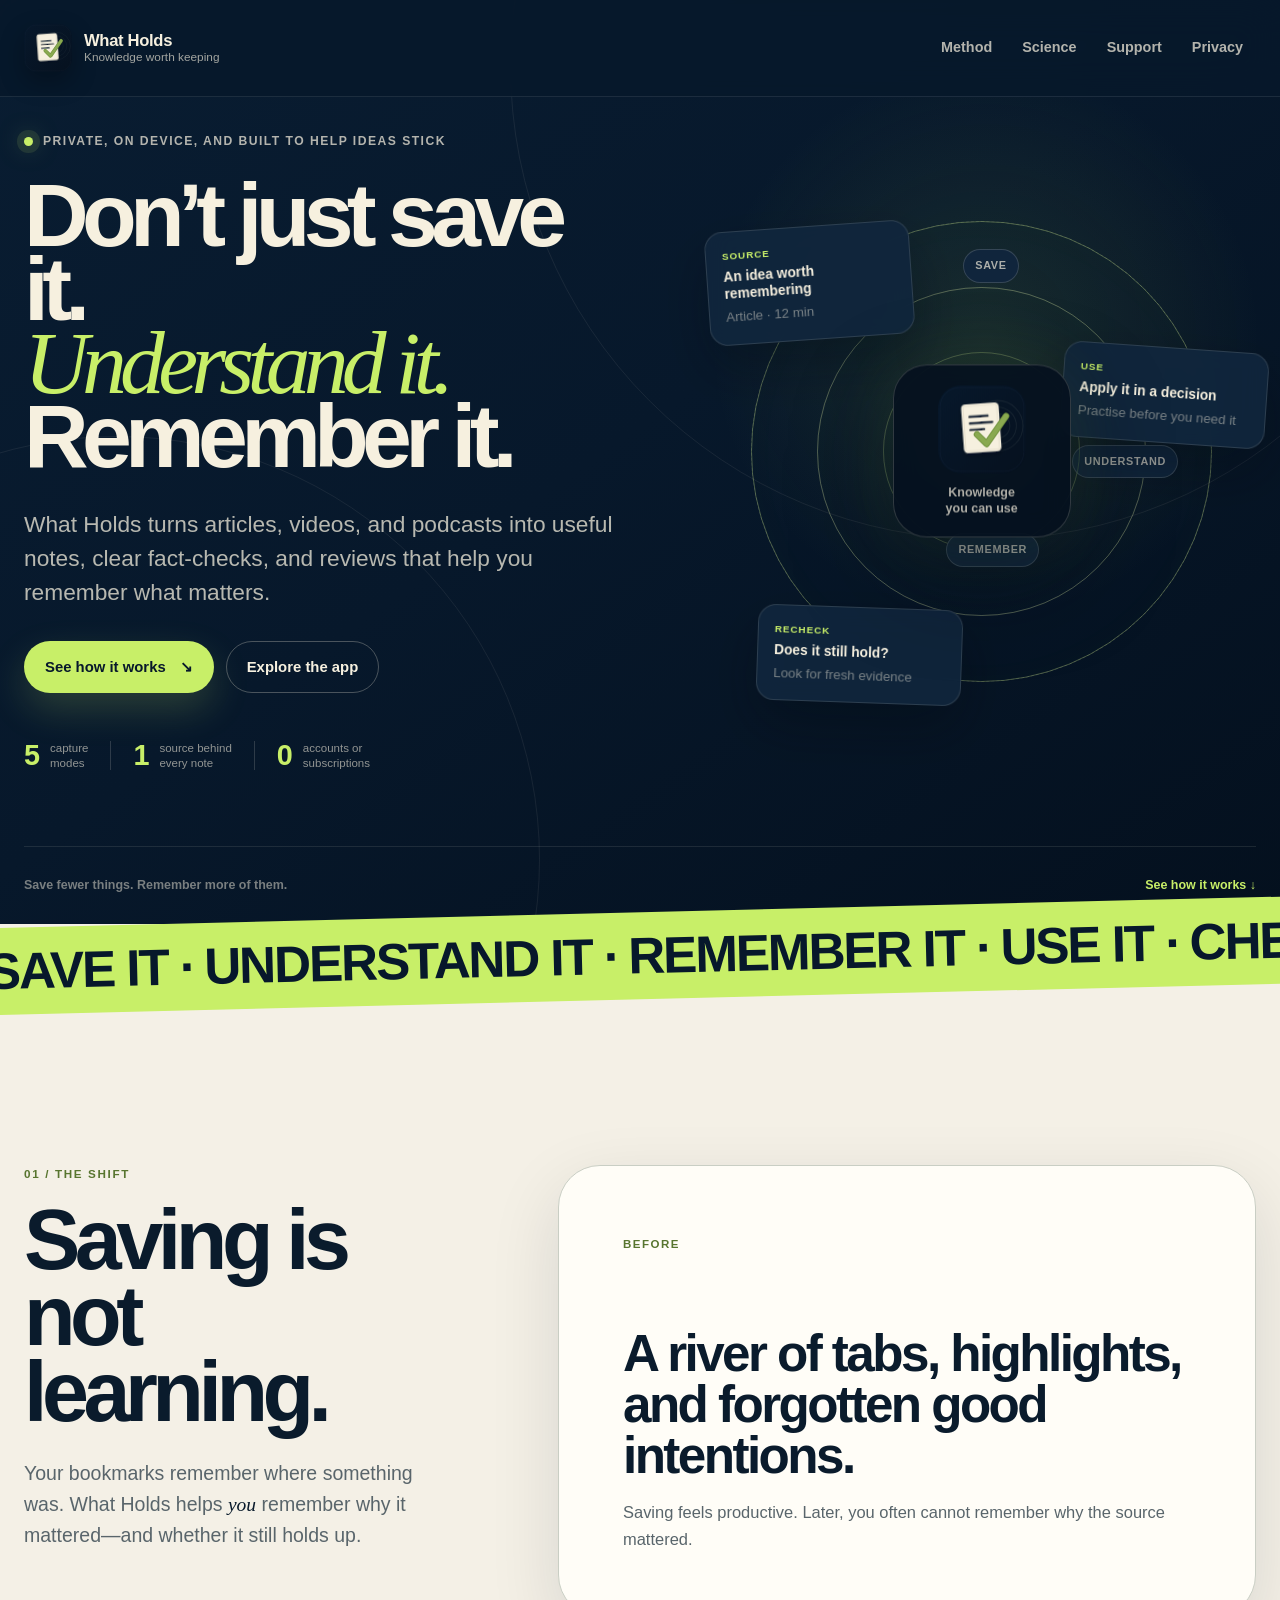
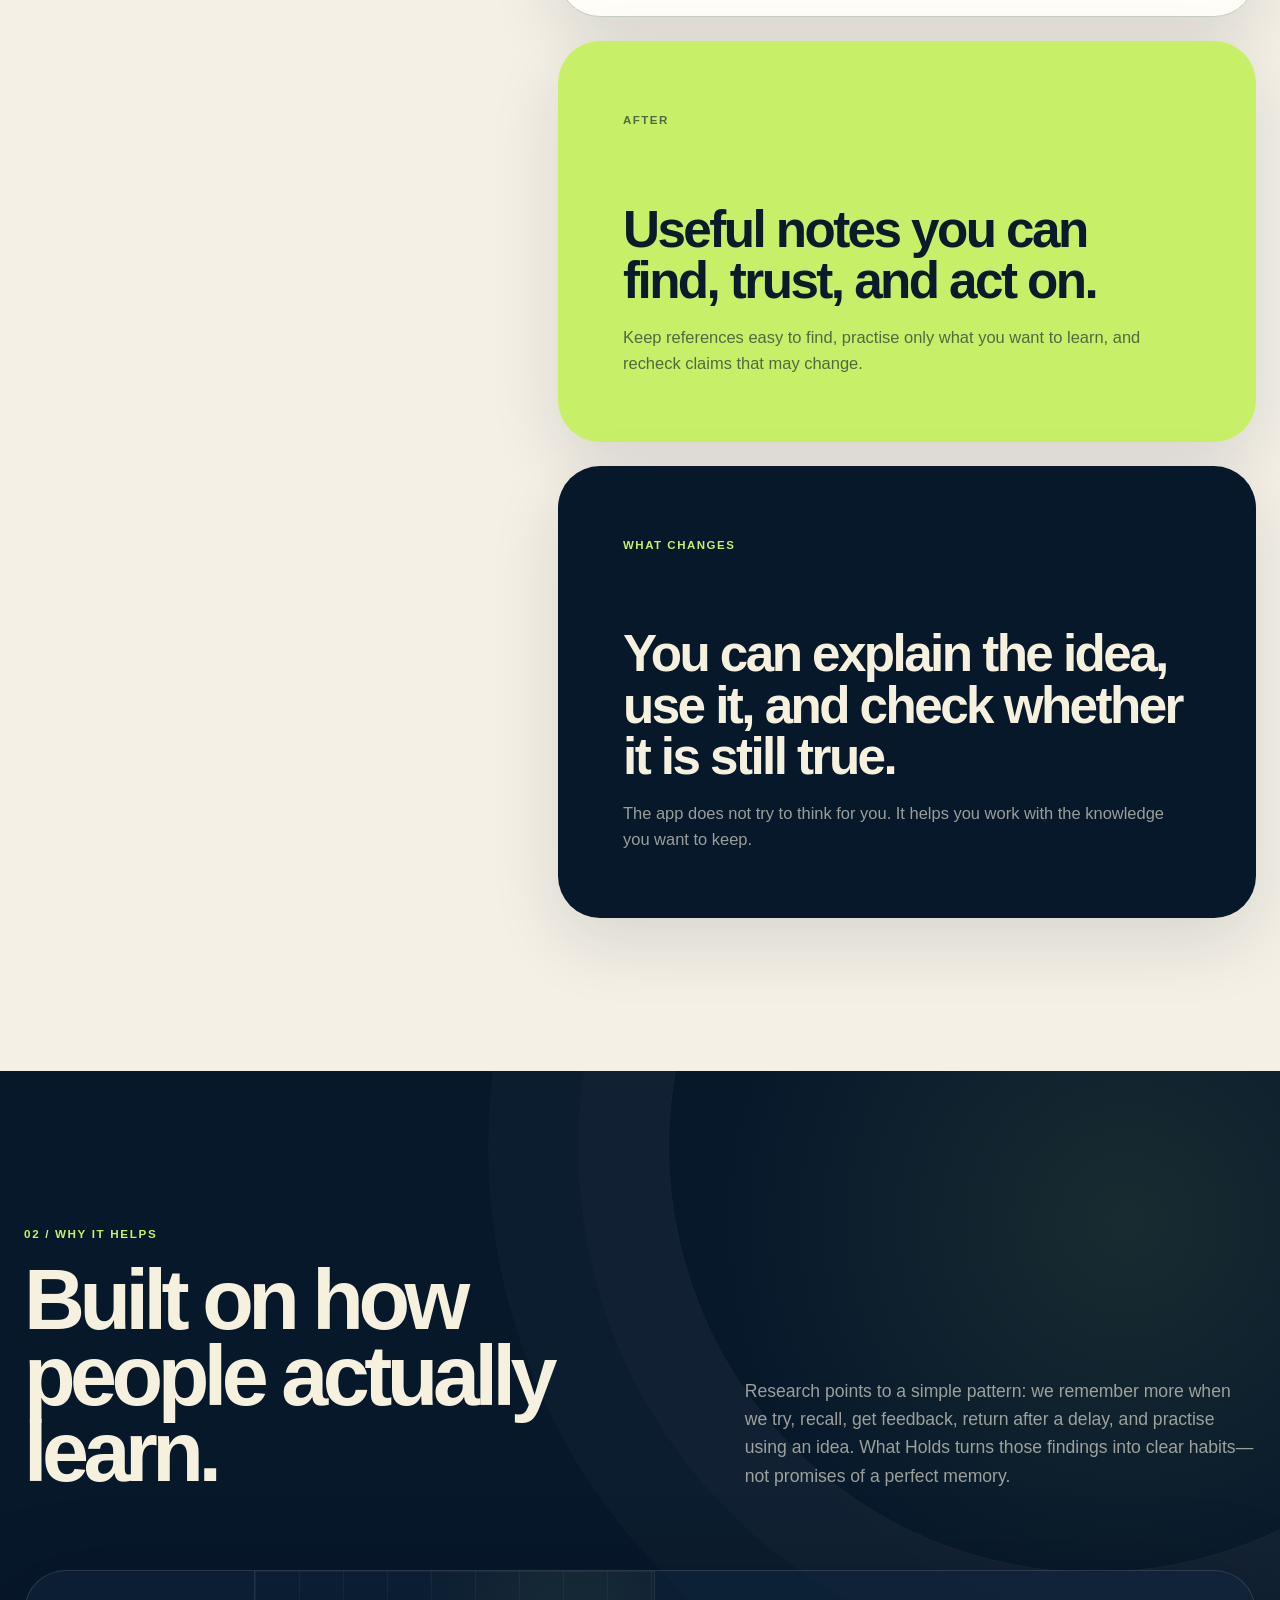
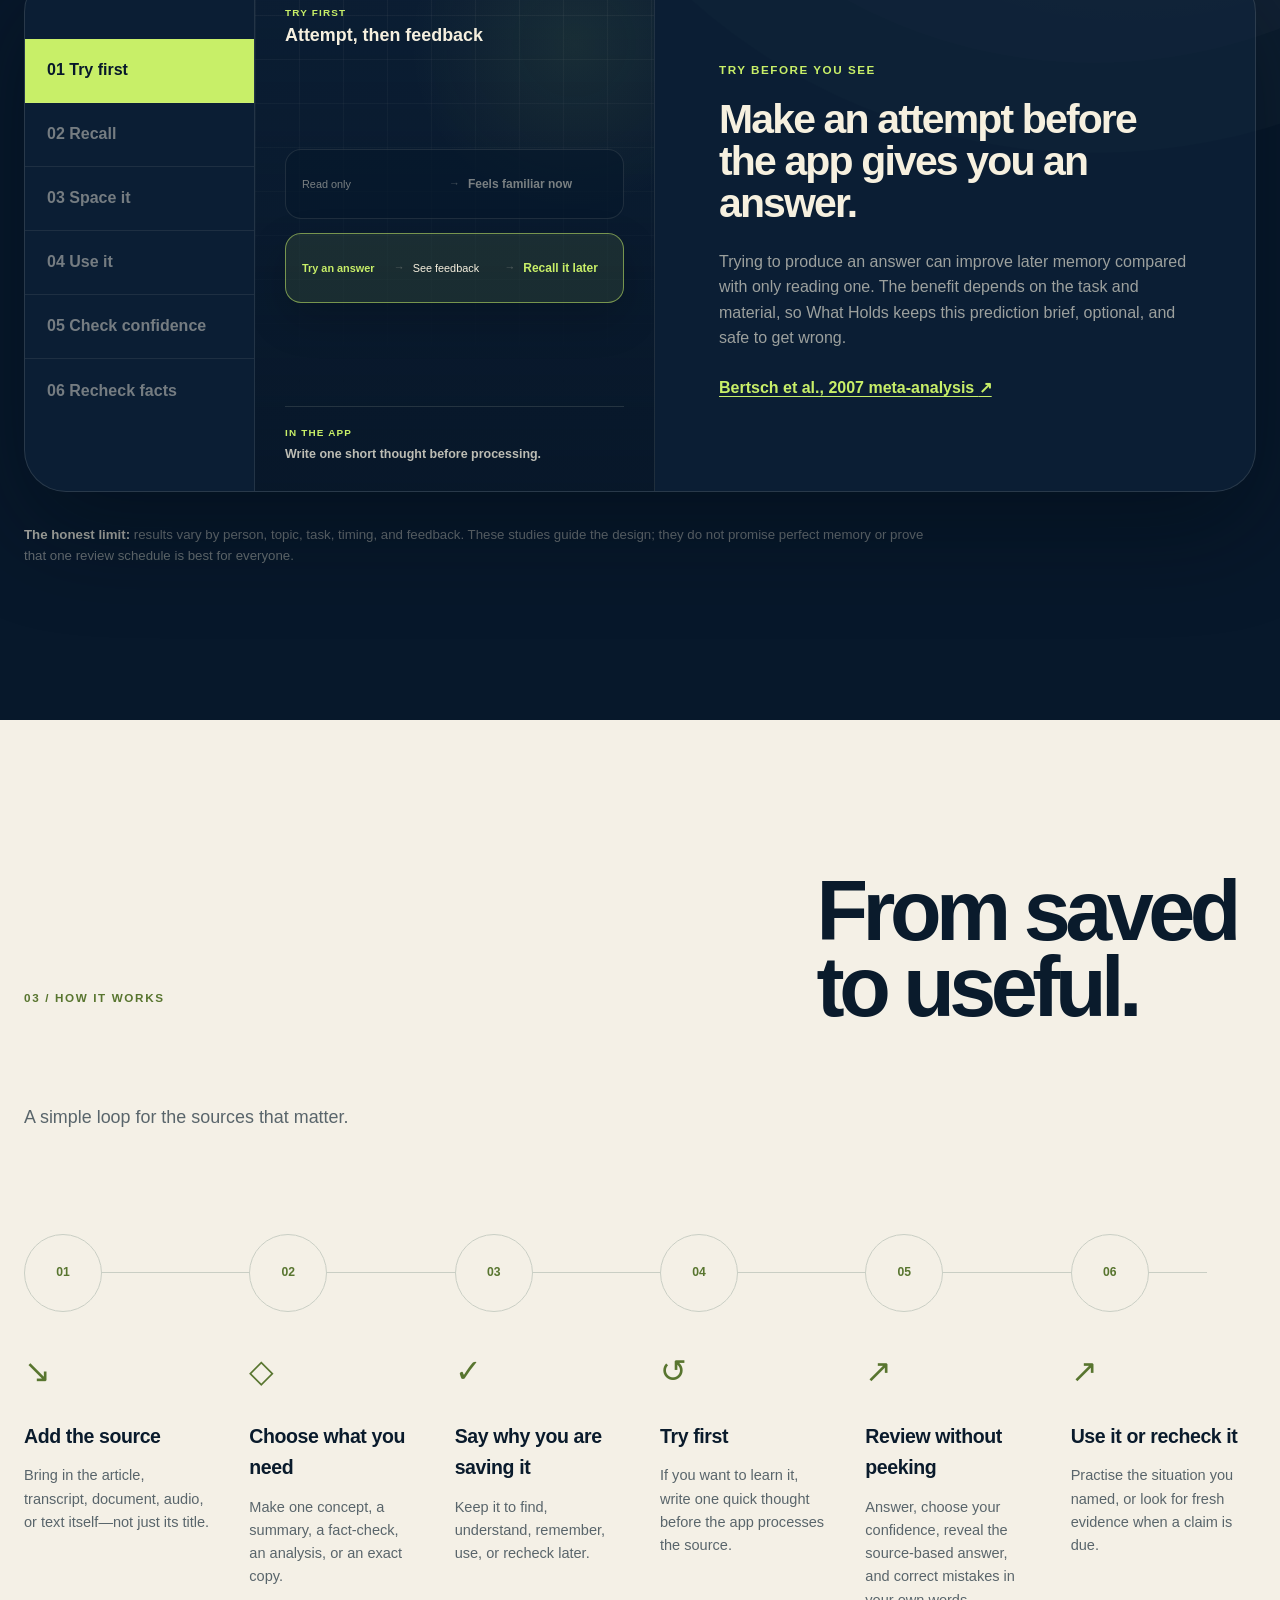
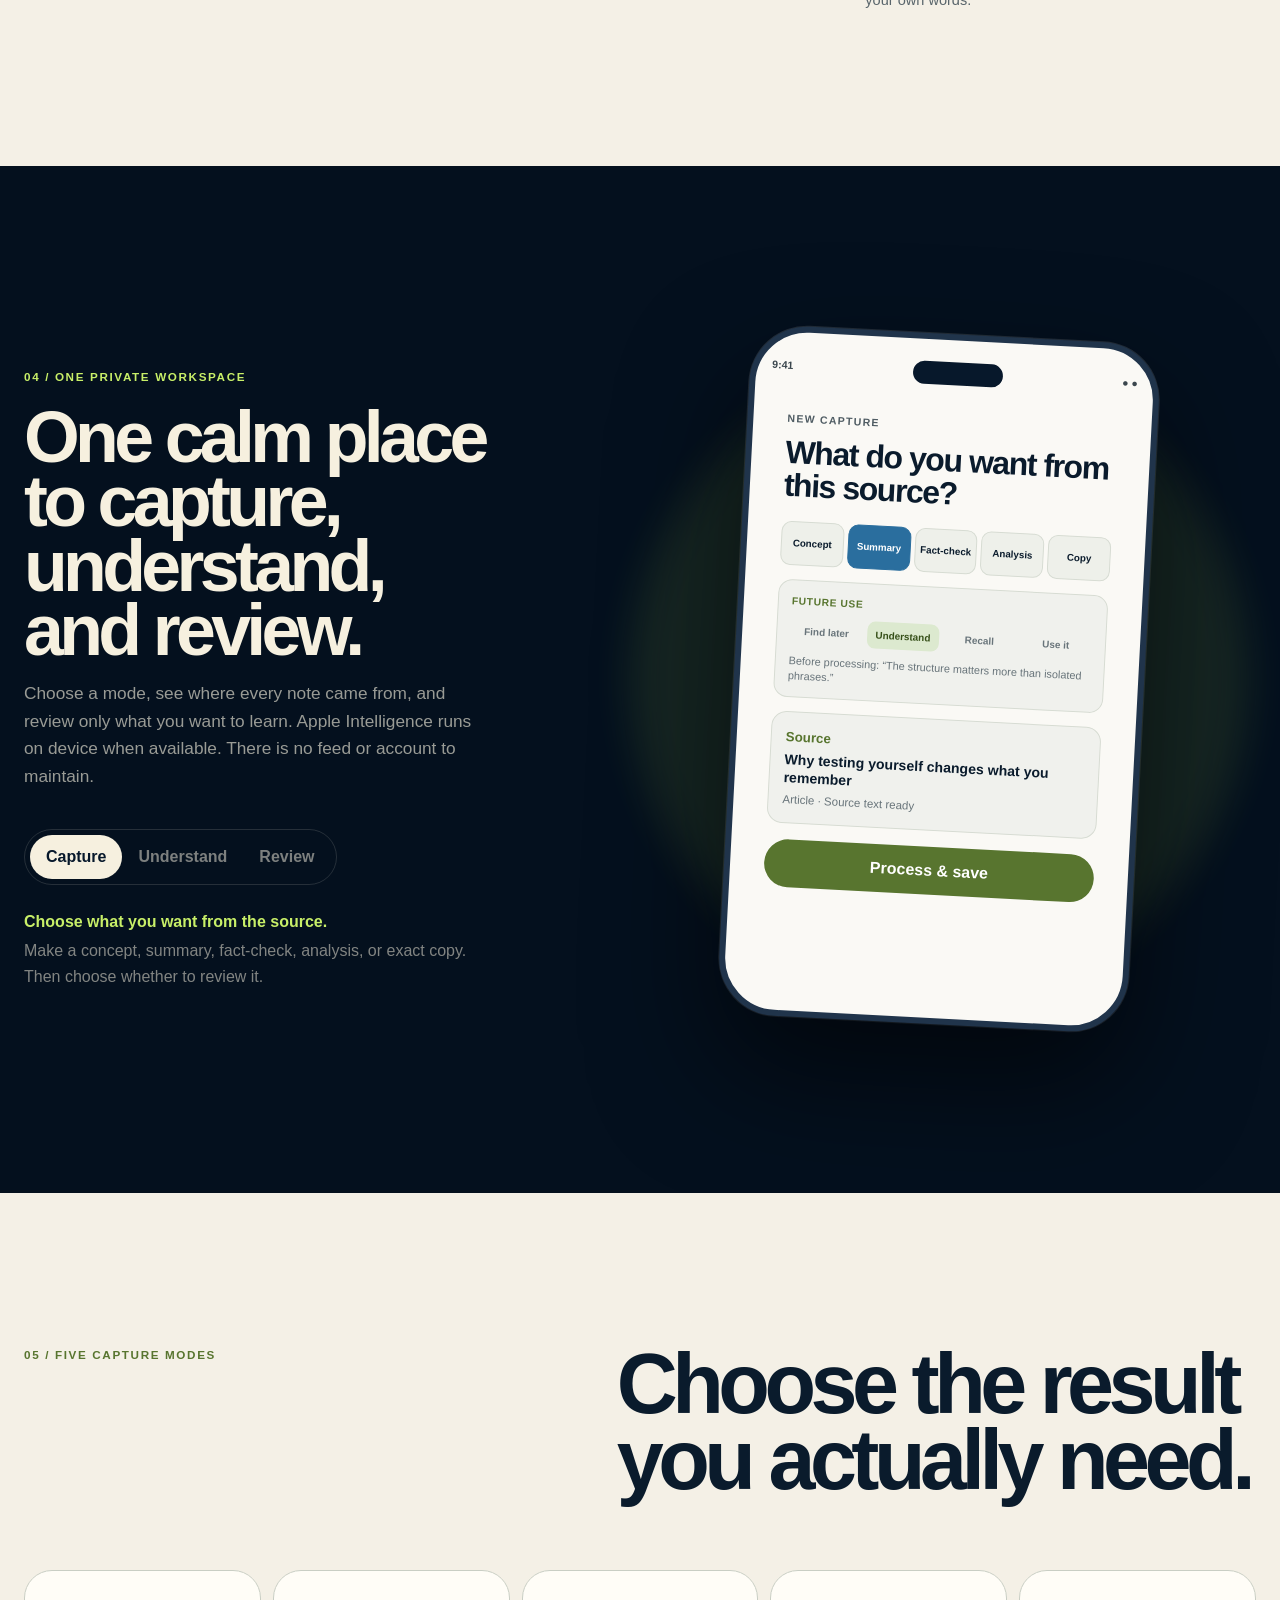
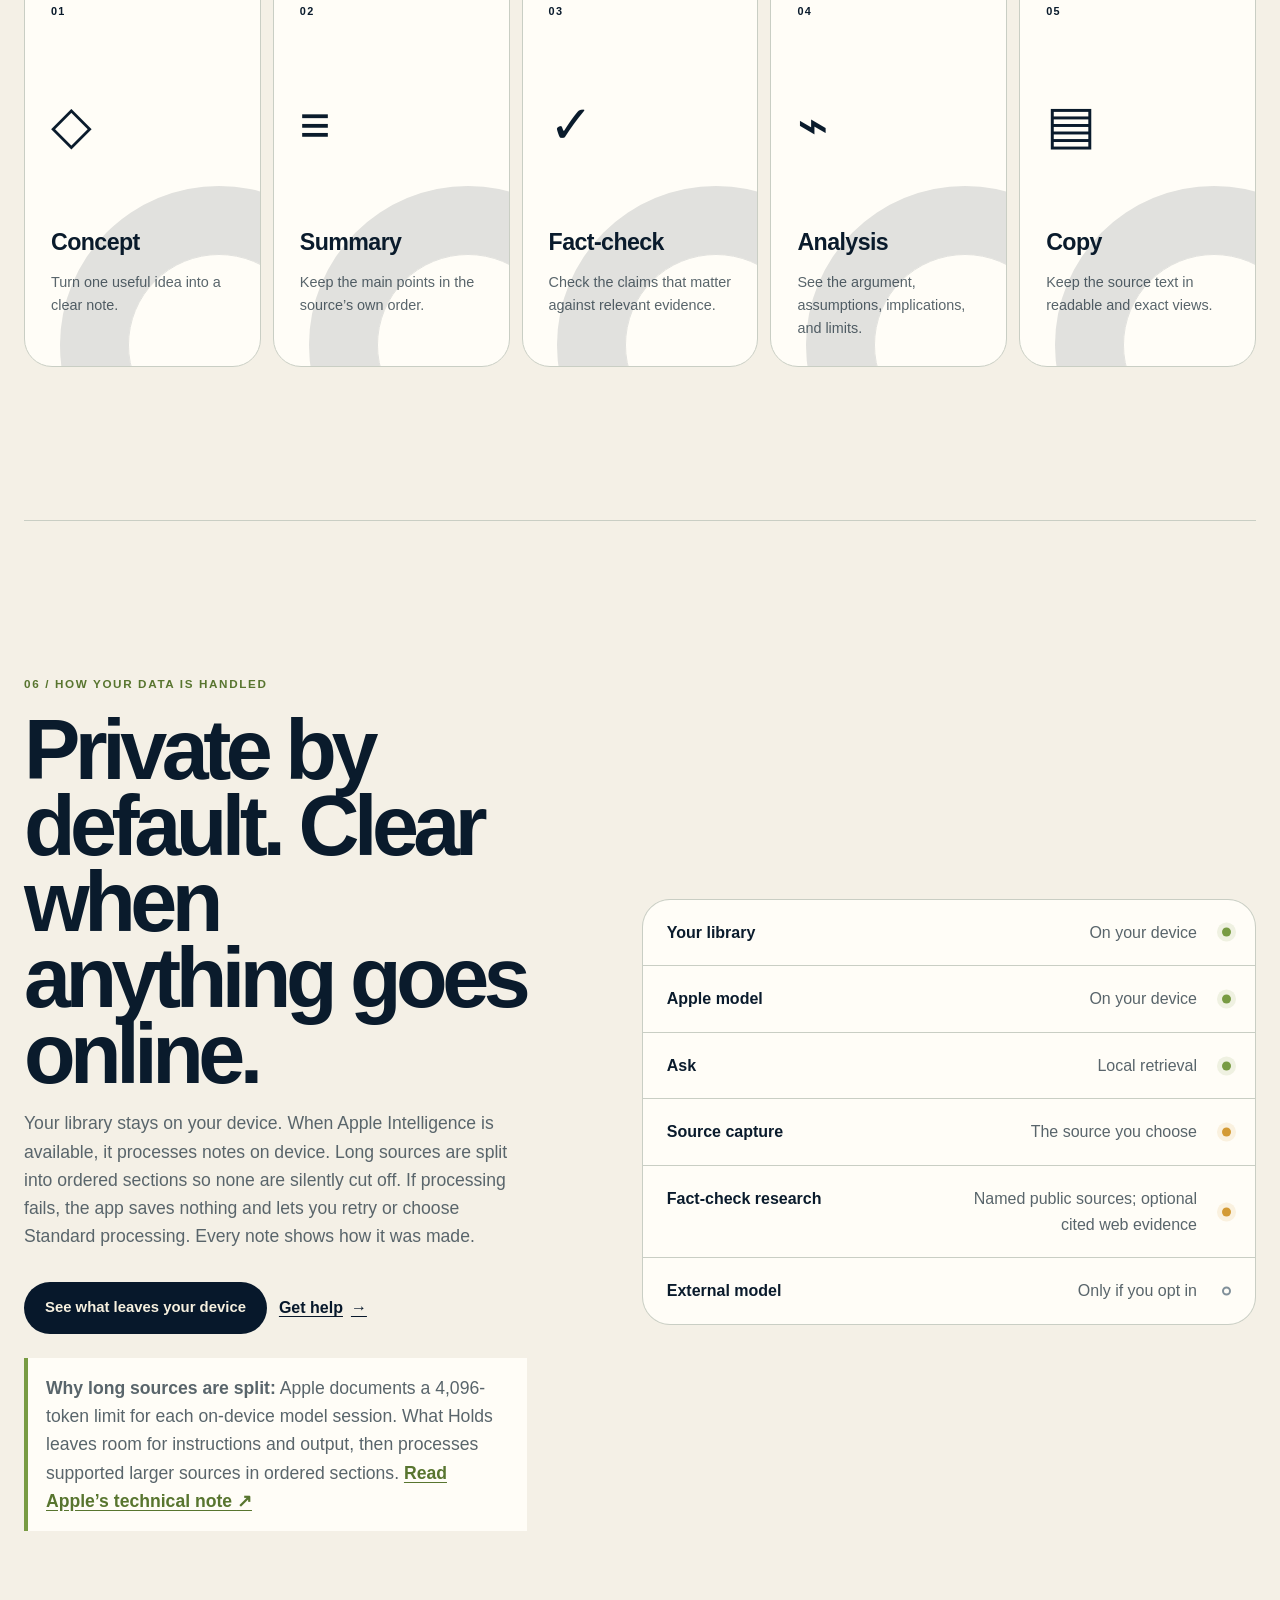
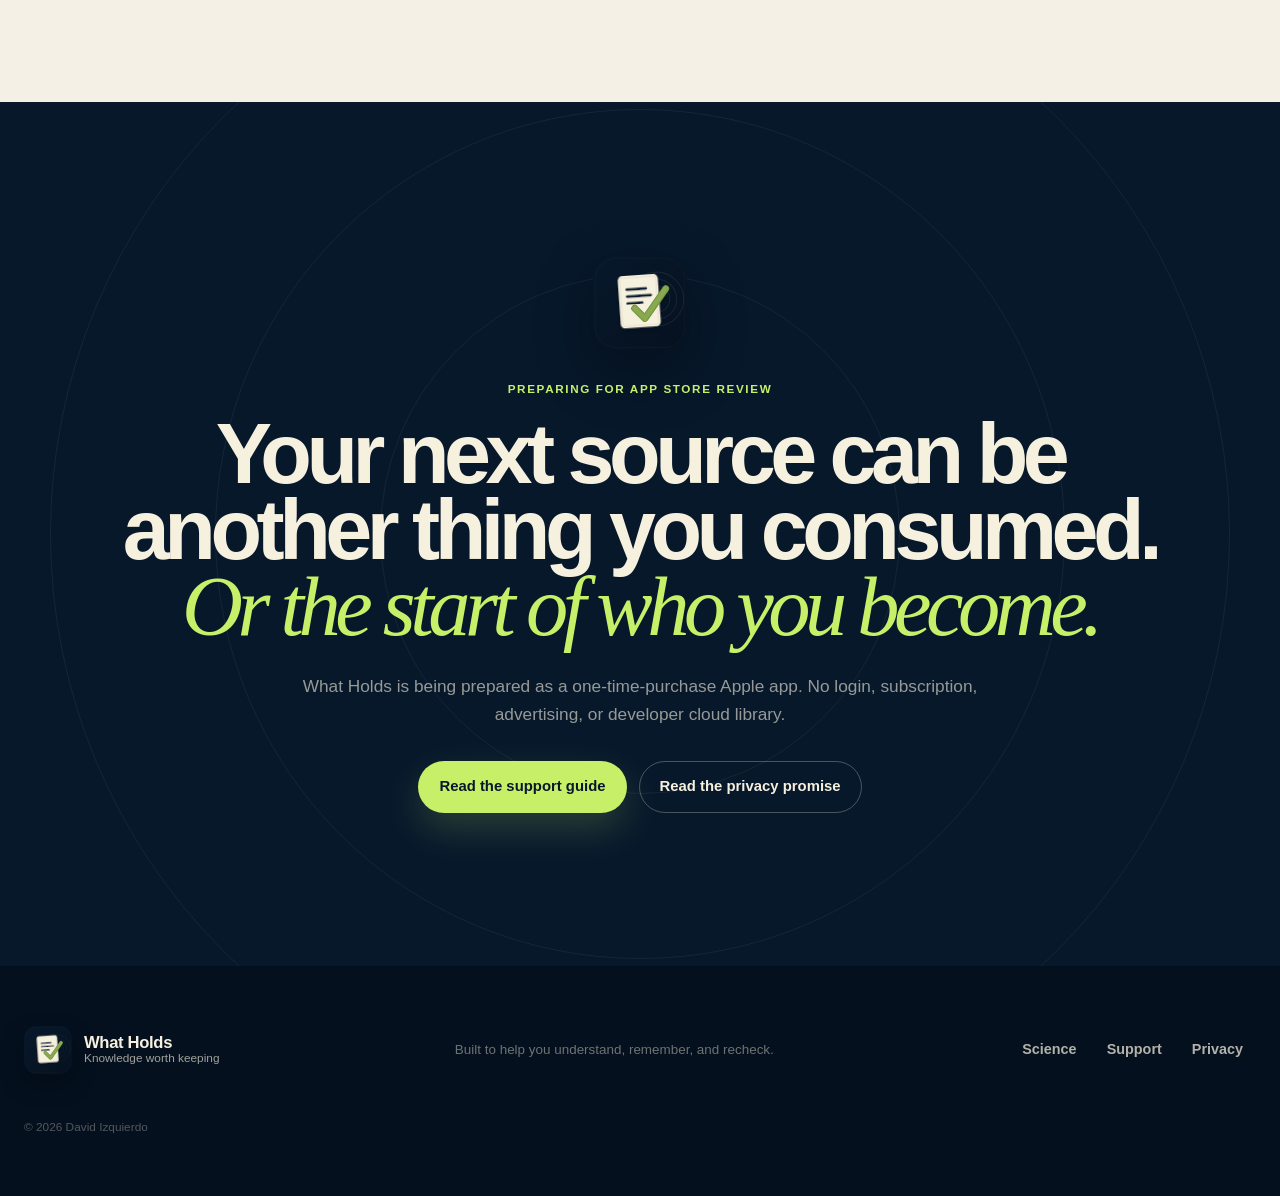
<file: index.html>
<!doctype html>
<html lang="en">
<head>
  <meta charset="utf-8">
  <meta name="viewport" content="width=device-width, initial-scale=1">
  <meta name="description" content="Turn articles, videos, and podcasts into clear notes, fact-checks, and reviews you can remember and use. Private by default.">
  <meta name="theme-color" content="#07182b">
  <meta property="og:type" content="website">
  <meta property="og:title" content="What Holds — Remember what matters">
  <meta property="og:description" content="Do not just save it. Understand it, remember it, and use it.">
  <meta property="og:url" content="https://davidizki.github.io/what-holds-support/">
  <title>What Holds — Remember what matters</title>
  <link rel="canonical" href="https://davidizki.github.io/what-holds-support/">
  <link rel="icon" href="app-icon.png" type="image/png">
  <link rel="stylesheet" href="styles.css?v=20260814-clarity">
  <script src="site.js?v=20260814-clarity" defer></script>
</head>
<body class="product-page">
<a class="skip-link" href="#main">Skip to content</a>
<div class="scroll-progress" aria-hidden="true"><span></span></div>

<header class="site-header site-header-over-hero">
  <a class="brand" href="index.html" aria-label="What Holds home">
    <img class="mark" src="brand-mark.svg" alt="">
    <span><strong>What Holds</strong><small>Knowledge worth keeping</small></span>
  </a>
  <nav aria-label="Primary navigation">
    <a href="#method">Method</a>
    <a href="#science">Science</a>
    <a href="support.html">Support</a>
    <a href="privacy.html">Privacy</a>
  </nav>
</header>

<main id="main">
  <section class="hero-v2" aria-labelledby="hero-title">
    <div class="hero-grid content-shell">
      <div class="hero-copy-v2 reveal">
        <p class="signal"><span></span> Private, on device, and built to help ideas stick</p>
        <h1 id="hero-title">Don’t just save it.<br><em>Understand it.</em><br>Remember it.</h1>
        <p class="hero-lede">What Holds turns articles, videos, and podcasts into useful notes, clear fact-checks, and reviews that help you remember what matters.</p>
        <div class="actions">
          <a class="button button-electric" href="#method">See how it works <span aria-hidden="true">↘</span></a>
          <a class="button button-ghost" href="#product">Explore the app</a>
        </div>
        <ul class="hero-proof" aria-label="Core product promises">
          <li><strong>5</strong><span>capture<br>modes</span></li>
          <li><strong>1</strong><span>source behind<br>every note</span></li>
          <li><strong>0</strong><span>accounts or<br>subscriptions</span></li>
        </ul>
      </div>

      <div class="knowledge-stage reveal" aria-label="A source becoming durable knowledge">
        <div class="stage-rings" aria-hidden="true"><i></i><i></i><i></i><i></i></div>
        <div class="stage-orbit orbit-one" aria-hidden="true"><span>Save</span></div>
        <div class="stage-orbit orbit-two" aria-hidden="true"><span>Understand</span></div>
        <div class="stage-orbit orbit-three" aria-hidden="true"><span>Remember</span></div>
        <div class="stage-core">
          <img src="brand-mark.svg" alt="">
          <span>Knowledge<br>you can use</span>
        </div>
        <div class="stage-card stage-source">
          <span class="stage-card-label">Source</span>
          <strong>An idea worth remembering</strong>
          <small>Article · 12 min</small>
        </div>
        <div class="stage-card stage-memory">
          <span class="stage-card-label">Use</span>
          <strong>Apply it in a decision</strong>
          <small>Practise before you need it</small>
        </div>
        <div class="stage-card stage-proof">
          <span class="stage-card-label">Recheck</span>
          <strong>Does it still hold?</strong>
          <small>Look for fresh evidence</small>
        </div>
      </div>
    </div>
    <div class="hero-foot content-shell">
      <span>Save fewer things. Remember more of them.</span>
      <a href="#method">See how it works <span aria-hidden="true">↓</span></a>
    </div>
  </section>

  <div class="motion-line" aria-hidden="true">
    <div>SAVE IT · UNDERSTAND IT · REMEMBER IT · USE IT · CHECK IT AGAIN · </div>
    <div>SAVE IT · UNDERSTAND IT · REMEMBER IT · USE IT · CHECK IT AGAIN · </div>
  </div>

  <section id="method" class="manifesto section-v2 content-shell" aria-labelledby="method-title">
    <div class="manifesto-sticky reveal">
      <p class="chapter">01 / The shift</p>
      <h2 id="method-title">Saving is not learning.</h2>
      <p>Your bookmarks remember where something was. What Holds helps <em>you</em> remember why it mattered—and whether it still holds up.</p>
    </div>
    <div class="shift-stack">
      <article class="shift-card reveal">
        <span>Before</span>
        <h3>A river of tabs, highlights, and forgotten good intentions.</h3>
        <p>Saving feels productive. Later, you often cannot remember why the source mattered.</p>
      </article>
      <article class="shift-card shift-card-bright reveal">
        <span>After</span>
        <h3>Useful notes you can find, trust, and act on.</h3>
        <p>Keep references easy to find, practise only what you want to learn, and recheck claims that may change.</p>
      </article>
      <article class="shift-card shift-card-dark reveal">
        <span>What changes</span>
        <h3>You can explain the idea, use it, and check whether it is still true.</h3>
        <p>The app does not try to think for you. It helps you work with the knowledge you want to keep.</p>
      </article>
    </div>
  </section>

  <section id="science" class="science-lab section-v2" aria-labelledby="science-title">
    <div class="content-shell">
      <div class="science-heading reveal">
        <div>
          <p class="chapter chapter-light">02 / Why it helps</p>
          <h2 id="science-title">Built on how people actually learn.</h2>
        </div>
        <p>Research points to a simple pattern: we remember more when we try, recall, get feedback, return after a delay, and practise using an idea. What Holds turns those findings into clear habits—not promises of a perfect memory.</p>
      </div>

      <div class="science-console reveal">
        <div class="science-tabs" role="tablist" aria-label="Learning principles">
          <button id="science-tab-generate" role="tab" aria-selected="true" aria-controls="science-generate" data-science-target="generate">01 Try first</button>
          <button id="science-tab-retrieve" role="tab" aria-selected="false" aria-controls="science-retrieve" data-science-target="retrieve">02 Recall</button>
          <button id="science-tab-space" role="tab" aria-selected="false" aria-controls="science-space" data-science-target="space">03 Space it</button>
          <button id="science-tab-transfer" role="tab" aria-selected="false" aria-controls="science-transfer" data-science-target="transfer">04 Use it</button>
          <button id="science-tab-calibrate" role="tab" aria-selected="false" aria-controls="science-calibrate" data-science-target="calibrate">05 Check confidence</button>
          <button id="science-tab-clocks" role="tab" aria-selected="false" aria-controls="science-clocks" data-science-target="clocks">06 Recheck facts</button>
        </div>

        <div class="science-visual" aria-hidden="true">
          <div class="science-scene" data-science-scene="generate">
            <div class="scene-head"><span>Try first</span><strong>Attempt, then feedback</strong></div>
            <div class="route-compare">
              <div class="route-row route-row-muted"><span>Read only</span><i>→</i><strong>Feels familiar now</strong></div>
              <div class="route-row route-row-active"><span>Try an answer</span><i>→</i><span>See feedback</span><i>→</i><strong>Recall it later</strong></div>
            </div>
            <p class="scene-takeaway"><span>In the app</span><strong>Write one short thought before processing.</strong></p>
          </div>

          <div class="science-scene" data-science-scene="retrieve" hidden>
            <div class="scene-head"><span>Recall</span><strong>Answer before reveal</strong></div>
            <svg class="recall-chart" viewBox="0 0 460 250" focusable="false">
              <line x1="34" y1="210" x2="430" y2="210" class="chart-axis"></line>
              <line x1="34" y1="24" x2="34" y2="210" class="chart-axis"></line>
              <path d="M40 58 C130 96 228 146 424 190" class="chart-line chart-line-muted"></path>
              <path d="M40 58 C92 80 114 102 142 126 L150 70 C204 92 225 117 250 140 L258 80 C320 101 350 120 420 136" class="chart-line chart-line-active"></path>
              <circle cx="150" cy="70" r="7" class="chart-point"></circle>
              <circle cx="258" cy="80" r="7" class="chart-point"></circle>
              <text x="318" y="125" class="chart-label chart-label-active">Recall + feedback</text>
              <text x="326" y="188" class="chart-label">Reread</text>
              <text x="34" y="234" class="chart-axis-label">Time →</text>
              <text x="48" y="35" class="chart-axis-label">Easy to recall</text>
            </svg>
            <p class="scene-takeaway"><span>In the app</span><strong>Every review starts with your answer, not the app’s.</strong></p>
          </div>

          <div class="science-scene" data-science-scene="space" hidden>
            <div class="scene-head"><span>Space it</span><strong>Let successful gaps grow</strong></div>
            <div class="spacing-track">
              <div class="spacing-node"><i></i><span>Learn</span></div>
              <b style="--gap: .7"></b>
              <div class="spacing-node"><i></i><span>1 day</span></div>
              <b style="--gap: 1.1"></b>
              <div class="spacing-node"><i></i><span>4 days</span></div>
              <b style="--gap: 1.6"></b>
              <div class="spacing-node"><i></i><span>12 days</span></div>
            </div>
            <div class="spacing-caption"><span>Short gap</span><span>Longer after a successful recall →</span></div>
            <p class="scene-takeaway"><span>In the app</span><strong>Correct answers return later; difficult ones return sooner.</strong></p>
          </div>

          <div class="science-scene" data-science-scene="transfer" hidden>
            <div class="scene-head"><span>Use it</span><strong>Practise the future situation</strong></div>
            <div class="transfer-map">
              <div class="transfer-node transfer-source"><small>IDEA</small><strong>Good feedback is specific</strong></div>
              <i>→</i>
              <div class="transfer-node transfer-explain"><small>EXPLAIN</small><strong>Say it in your words</strong></div>
              <i>→</i>
              <div class="transfer-node transfer-use"><small>USE</small><strong>Apply it in tomorrow’s meeting</strong></div>
            </div>
            <p class="scene-takeaway"><span>In the app</span><strong>Name where you will use the idea, then rehearse that use.</strong></p>
          </div>

          <div class="science-scene" data-science-scene="calibrate" hidden>
            <div class="scene-head"><span>Check confidence</span><strong>Make a confident mistake visible</strong></div>
            <div class="confidence-demo">
              <div><small>YOUR ANSWER</small><strong>“I’m sure this is right.”</strong></div>
              <div class="confidence-scale"><span>Unsure</span><span>Somewhat sure</span><span class="selected">Sure</span></div>
              <div class="correction-step"><span>Not quite</span><i>→</i><strong>Explain the correction</strong></div>
            </div>
            <p class="scene-takeaway"><span>In the app</span><strong>Choose confidence before reveal, while it is still honest.</strong></p>
          </div>

          <div class="science-scene" data-science-scene="clocks" hidden>
            <div class="scene-head"><span>Recheck facts</span><strong>Memory and truth age differently</strong></div>
            <div class="clock-board">
              <div class="clock-row clock-memory"><span><small>MEMORY</small><strong>Can I recall it?</strong></span><div><i></i><i></i><i></i><b>Based on your answers</b></div></div>
              <div class="clock-row clock-evidence"><span><small>EVIDENCE</small><strong>Does it still hold?</strong></span><div><i></i><i></i><i></i><b>Based on how fast it may change</b></div></div>
            </div>
            <p class="scene-takeaway"><span>In the app</span><strong>The app reminds you to recheck a claim even if you remember it.</strong></p>
          </div>
        </div>

        <div class="science-panels">
          <article id="science-generate" role="tabpanel" aria-labelledby="science-tab-generate" data-science-panel="generate">
            <p class="science-kicker">Try before you see</p>
            <h3>Make an attempt before the app gives you an answer.</h3>
            <p>Trying to produce an answer can improve later memory compared with only reading one. The benefit depends on the task and material, so What Holds keeps this prediction brief, optional, and safe to get wrong.</p>
            <a href="https://doi.org/10.1080/00461520701263354">Bertsch et al., 2007 meta-analysis <span aria-hidden="true">↗</span></a>
          </article>
          <article id="science-retrieve" role="tabpanel" aria-labelledby="science-tab-retrieve" data-science-panel="retrieve" hidden>
            <p class="science-kicker">Recall before reveal</p>
            <h3>Trying to remember is part of learning.</h3>
            <p>What Holds asks you to answer before revealing the note. Studies generally find better delayed memory when people try to recall than when they simply reread, although the question and feedback still matter.</p>
            <a href="https://doi.org/10.1037/a0037559">Rowland, 2014 meta-analysis <span aria-hidden="true">↗</span></a>
          </article>
          <article id="science-space" role="tabpanel" aria-labelledby="science-tab-space" data-science-panel="space" hidden>
            <p class="science-kicker">Return after a gap</p>
            <h3>Reviews work better when they are spread out.</h3>
            <p>What Holds delays the first review, then widens the gap after successful recall. Research supports spacing, but not one perfect interval for every person, topic, and goal.</p>
            <a href="https://pubmed.ncbi.nlm.nih.gov/19076480/">Cepeda et al., 2008 <span aria-hidden="true">↗</span></a>
          </article>
          <article id="science-transfer" role="tabpanel" aria-labelledby="science-tab-transfer" data-science-panel="transfer" hidden>
            <p class="science-kicker">Practise the real use</p>
            <h3>Explaining an idea is not the same as using it.</h3>
            <p>Practice can help in a new situation, but the benefit drops when that situation is very different. “Use it” asks where you will need the idea and rehearses that situation.</p>
            <a href="https://doi.org/10.1037/bul0000151">Pan &amp; Rickard, 2018 meta-analysis <span aria-hidden="true">↗</span></a>
          </article>
          <article id="science-calibrate" role="tabpanel" aria-labelledby="science-tab-calibrate" data-science-panel="calibrate" hidden>
            <p class="science-kicker">Confidence before feedback</p>
            <h3>Say how sure you are before seeing the answer.</h3>
            <p>Choosing confidence before reveal avoids hindsight. A confident mistake receives extra attention: What Holds pauses and asks you to explain the correction in your own words.</p>
            <a href="https://pubmed.ncbi.nlm.nih.gov/21355668/">Metcalfe &amp; Finn, 2011 <span aria-hidden="true">↗</span></a>
          </article>
          <article id="science-clocks" role="tabpanel" aria-labelledby="science-tab-clocks" data-science-panel="clocks" hidden>
            <p class="science-kicker">Remembering is not verification</p>
            <h3>A claim can be memorable and out of date.</h3>
            <p>What Holds keeps two schedules: one based on how well you remember, and one based on how quickly the claim may change. The evidence dates are simple, visible defaults—not a scientific law.</p>
            <a href="#trust">See how evidence is handled <span aria-hidden="true">↓</span></a>
          </article>
        </div>
      </div>
      <p class="science-caveat"><strong>The honest limit:</strong> results vary by person, topic, task, timing, and feedback. These studies guide the design; they do not promise perfect memory or prove that one review schedule is best for everyone.</p>
    </div>
  </section>

  <section id="journey" class="journey section-v2 content-shell" aria-labelledby="journey-title">
    <div class="journey-heading reveal">
      <p class="chapter">03 / How it works</p>
      <h2 id="journey-title">From saved to useful.</h2>
      <p>A simple loop for the sources that matter.</p>
    </div>
    <ol class="journey-track journey-track-six">
      <li class="journey-step reveal">
        <span class="step-number">01</span><span class="step-icon" aria-hidden="true">↘</span>
        <h3>Add the source</h3>
        <p>Bring in the article, transcript, document, audio, or text itself—not just its title.</p>
      </li>
      <li class="journey-step reveal">
        <span class="step-number">02</span><span class="step-icon" aria-hidden="true">◇</span>
        <h3>Choose what you need</h3>
        <p>Make one concept, a summary, a fact-check, an analysis, or an exact copy.</p>
      </li>
      <li class="journey-step reveal">
        <span class="step-number">03</span><span class="step-icon" aria-hidden="true">✓</span>
        <h3>Say why you are saving it</h3>
        <p>Keep it to find, understand, remember, use, or recheck later.</p>
      </li>
      <li class="journey-step reveal">
        <span class="step-number">04</span><span class="step-icon" aria-hidden="true">↺</span>
        <h3>Try first</h3>
        <p>If you want to learn it, write one quick thought before the app processes the source.</p>
      </li>
      <li class="journey-step reveal">
        <span class="step-number">05</span><span class="step-icon" aria-hidden="true">↗</span>
        <h3>Review without peeking</h3>
        <p>Answer, choose your confidence, reveal the source-based answer, and correct mistakes in your own words.</p>
      </li>
      <li class="journey-step reveal">
        <span class="step-number">06</span><span class="step-icon" aria-hidden="true">↗</span>
        <h3>Use it or recheck it</h3>
        <p>Practise the situation you named, or look for fresh evidence when a claim is due.</p>
      </li>
    </ol>
  </section>

  <section id="product" class="product-showcase section-v2" aria-labelledby="product-title">
    <div class="content-shell product-showcase-grid">
      <div class="product-story reveal">
        <p class="chapter chapter-light">04 / One private workspace</p>
        <h2 id="product-title">One calm place to capture, understand, and review.</h2>
        <p>Choose a mode, see where every note came from, and review only what you want to learn. Apple Intelligence runs on device when available. There is no feed or account to maintain.</p>
        <div class="product-tabs" role="tablist" aria-label="Product views">
          <button id="demo-tab-capture" role="tab" aria-selected="true" aria-controls="demo-capture" data-demo-target="capture">Capture</button>
          <button id="demo-tab-understand" role="tab" aria-selected="false" aria-controls="demo-understand" data-demo-target="understand">Understand</button>
          <button id="demo-tab-review" role="tab" aria-selected="false" aria-controls="demo-review" data-demo-target="review">Review</button>
        </div>
        <div class="product-copy-panels">
          <div data-demo-copy="capture"><strong>Choose what you want from the source.</strong><span>Make a concept, summary, fact-check, analysis, or exact copy. Then choose whether to review it.</span></div>
          <div data-demo-copy="understand" hidden><strong>See the note beside the original source.</strong><span>Your own thought, the source wording, and the way it was processed stay visible.</span></div>
          <div data-demo-copy="review" hidden><strong>Answer before you reveal.</strong><span>Choose your confidence, see the source-based answer, and correct mistakes in your own words.</span></div>
        </div>
      </div>

      <div class="device-scene reveal">
        <div class="device-glow" aria-hidden="true"></div>
        <div class="device-shell">
          <div class="device-top" aria-hidden="true"><span>9:41</span><i></i><span>● ●</span></div>
          <section id="demo-capture" role="tabpanel" aria-labelledby="demo-tab-capture" class="demo-screen" data-demo-panel="capture">
            <p class="demo-eyebrow">New capture</p>
            <h3>What do you want from this source?</h3>
            <div class="demo-modes">
              <span>Concept</span><span class="active">Summary</span><span>Fact-check</span><span>Analysis</span><span>Copy</span>
            </div>
            <div class="demo-intent">
              <small>Future use</small>
              <div><span>Find later</span><span class="active">Understand</span><span>Recall</span><span>Use it</span></div>
              <p>Before processing: “The structure matters more than isolated phrases.”</p>
            </div>
            <div class="demo-source"><small>Source</small><strong>Why testing yourself changes what you remember</strong><span>Article · Source text ready</span></div>
            <button type="button" tabindex="-1">Process &amp; save</button>
          </section>
          <section id="demo-understand" role="tabpanel" aria-labelledby="demo-tab-understand" class="demo-screen" data-demo-panel="understand" hidden>
            <span class="demo-badge">Summary</span>
            <h3>Retrieval makes knowledge easier to access</h3>
            <div class="demo-source demo-source-compact"><small>Source attached</small><strong>Testing effect · Research article</strong><span>Apple on-device processing</span></div>
            <div class="demo-learning-plan"><small>Future use</small><strong>Understand · next few months</strong><span>Reconstruct the whole argument tomorrow</span></div>
            <h4>What holds</h4>
            <p>Trying to recall an idea strengthens later access more than simply reading it again.</p>
            <ul><li>Recall before reveal</li><li>Keep corrective context</li><li>Return after a useful delay</li></ul>
          </section>
          <section id="demo-review" role="tabpanel" aria-labelledby="demo-tab-review" class="demo-screen" data-demo-panel="review" hidden>
            <div class="demo-review-progress"><span>Today</span><strong>3 / 5</strong></div>
            <div class="demo-progress"><i></i></div>
            <p class="demo-eyebrow">Review from memory</p>
            <h3>Why can testing improve memory more than restudying?</h3>
            <div class="demo-attempt"><small>Your attempt</small><span>Retrieving changes later access; rereading mainly feels fluent.</span></div>
            <div class="demo-confidence"><small>Confidence before reveal</small><div><span>Unsure</span><span class="active">Somewhat sure</span><span>Sure</span></div></div>
            <button type="button" tabindex="-1">Reveal answer</button>
          </section>
        </div>
      </div>
    </div>
  </section>

  <section class="modes-v2 section-v2 content-shell" aria-labelledby="modes-title">
    <div class="modes-heading reveal">
      <p class="chapter">05 / Five capture modes</p>
      <h2 id="modes-title">Choose the result you actually need.</h2>
    </div>
    <div class="mode-deck">
      <article class="mode-card-v2 mode-concept reveal"><span>01</span><i aria-hidden="true">◇</i><h3>Concept</h3><p>Turn one useful idea into a clear note.</p></article>
      <article class="mode-card-v2 mode-summary reveal"><span>02</span><i aria-hidden="true">≡</i><h3>Summary</h3><p>Keep the main points in the source’s own order.</p></article>
      <article class="mode-card-v2 mode-fact reveal"><span>03</span><i aria-hidden="true">✓</i><h3>Fact-check</h3><p>Check the claims that matter against relevant evidence.</p></article>
      <article class="mode-card-v2 mode-analysis reveal"><span>04</span><i aria-hidden="true">⌁</i><h3>Analysis</h3><p>See the argument, assumptions, implications, and limits.</p></article>
      <article class="mode-card-v2 mode-copy reveal"><span>05</span><i aria-hidden="true">▤</i><h3>Copy</h3><p>Keep the source text in readable and exact views.</p></article>
    </div>
  </section>

  <section id="trust" class="trust section-v2 content-shell" aria-labelledby="trust-title">
    <div class="trust-copy reveal">
      <p class="chapter">06 / How your data is handled</p>
      <h2 id="trust-title">Private by default. Clear when anything goes online.</h2>
      <p>Your library stays on your device. When Apple Intelligence is available, it processes notes on device. Long sources are split into ordered sections so none are silently cut off. If processing fails, the app saves nothing and lets you retry or choose Standard processing. Every note shows how it was made.</p>
      <div class="actions">
        <a class="button button-dark" href="privacy.html">See what leaves your device</a>
        <a class="text-action" href="support.html">Get help <span aria-hidden="true">→</span></a>
      </div>
      <p class="trust-tech-note"><strong>Why long sources are split:</strong> Apple documents a 4,096-token limit for each on-device model session. What Holds leaves room for instructions and output, then processes supported larger sources in ordered sections. <a href="https://developer.apple.com/documentation/technotes/tn3193-managing-the-on-device-foundation-model-s-context-window">Read Apple’s technical note <span aria-hidden="true">↗</span></a></p>
    </div>
    <dl class="trust-ledger reveal">
      <div><dt>Your library</dt><dd>On your device</dd><span class="ledger-light safe"></span></div>
      <div><dt>Apple model</dt><dd>On your device</dd><span class="ledger-light safe"></span></div>
      <div><dt>Ask</dt><dd>Local retrieval</dd><span class="ledger-light safe"></span></div>
      <div><dt>Source capture</dt><dd>The source you choose</dd><span class="ledger-light expected"></span></div>
      <div><dt>Fact-check research</dt><dd>Named public sources; optional cited web evidence</dd><span class="ledger-light expected"></span></div>
      <div><dt>External model</dt><dd>Only if you opt in</dd><span class="ledger-light optional"></span></div>
    </dl>
  </section>

  <section class="closing-v2 section-v2">
    <div class="closing-rings" aria-hidden="true"><i></i><i></i><i></i></div>
    <div class="content-shell reveal">
      <img src="brand-mark.svg" alt="">
      <p class="chapter chapter-light">Preparing for App Store review</p>
      <h2>Your next source can be another thing you consumed.<br><em>Or the start of who you become.</em></h2>
      <p>What Holds is being prepared as a one-time-purchase Apple app. No login, subscription, advertising, or developer cloud library.</p>
      <div class="actions">
        <a class="button button-electric" href="support.html">Read the support guide</a>
        <a class="button button-ghost" href="privacy.html">Read the privacy promise</a>
      </div>
    </div>
  </section>
</main>

<footer class="site-footer">
  <a class="brand" href="index.html" aria-label="What Holds home">
    <img class="mark" src="brand-mark.svg" alt="">
    <span><strong>What Holds</strong><small>Knowledge worth keeping</small></span>
  </a>
  <p>Built to help you understand, remember, and recheck.</p>
  <nav aria-label="Footer navigation">
    <a href="#science">Science</a>
    <a href="support.html">Support</a>
    <a href="privacy.html">Privacy</a>
  </nav>
  <span>© 2026 David Izquierdo</span>
</footer>
</body>
</html>
</file>
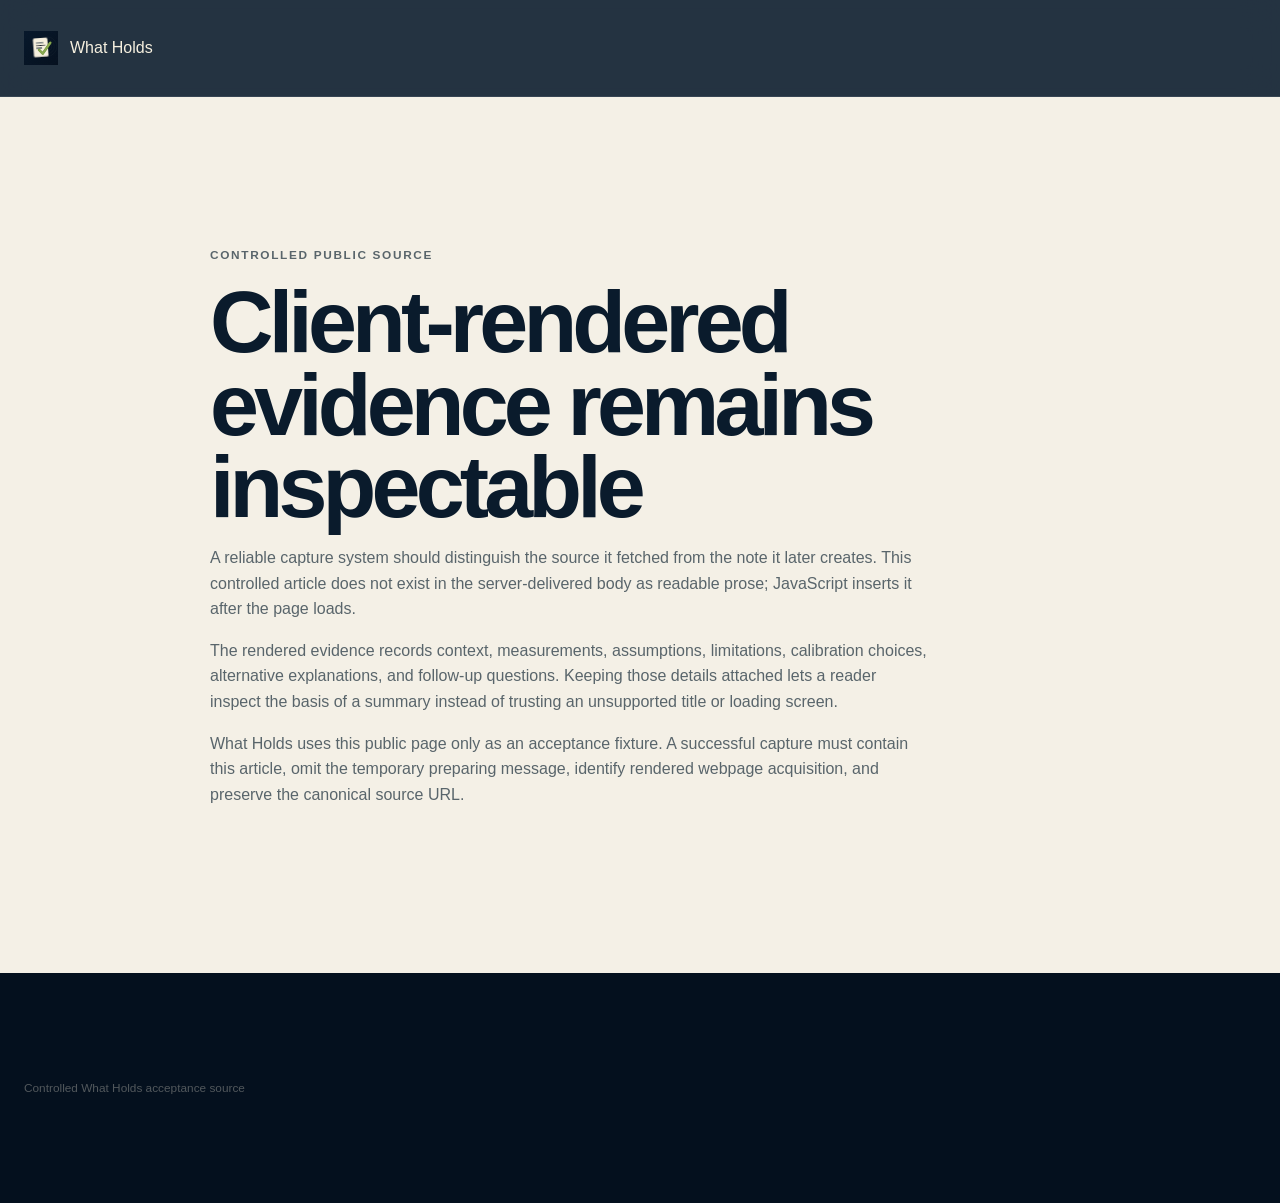
<file: client-rendered-source.html>
<!doctype html>
<html lang="en">
<head>
  <meta charset="utf-8">
  <meta name="viewport" content="width=device-width, initial-scale=1">
  <meta name="robots" content="noindex,nofollow">
  <meta name="description" content="A controlled public client-rendered source used to verify What Holds webpage acquisition.">
  <meta property="og:type" content="article">
  <meta property="og:title" content="What Holds client-rendered source check">
  <meta property="og:description" content="A controlled public page whose substantive article appears only after JavaScript runs.">
  <meta property="og:url" content="https://davidizki.github.io/what-holds-support/client-rendered-source.html">
  <title>What Holds — Client-rendered source check</title>
  <link rel="canonical" href="https://davidizki.github.io/what-holds-support/client-rendered-source.html">
  <link rel="icon" href="app-icon.png" type="image/png">
  <link rel="stylesheet" href="styles.css">
</head>
<body>
  <header class="site-header">
    <a class="brand" href="index.html" aria-label="What Holds home">
      <img src="brand-mark.svg" alt="" width="34" height="34">
      <span>What Holds</span>
    </a>
  </header>

  <main class="document-shell" id="rendered-source">
    <p class="eyebrow">Public rendering check</p>
    <h1>Preparing the client-rendered article…</h1>
    <p class="lede">The substantive source is added by this page after JavaScript runs.</p>
  </main>

  <footer class="site-footer">
    <span>Controlled What Holds acceptance source</span>
  </footer>

  <script>
    window.setTimeout(() => {
      document.querySelector("#rendered-source").innerHTML = `
        <article>
          <p class="eyebrow">Controlled public source</p>
          <h1>Client-rendered evidence remains inspectable</h1>
          <p>A reliable capture system should distinguish the source it fetched from the note it later creates. This controlled article does not exist in the server-delivered body as readable prose; JavaScript inserts it after the page loads.</p>
          <p>The rendered evidence records context, measurements, assumptions, limitations, calibration choices, alternative explanations, and follow-up questions. Keeping those details attached lets a reader inspect the basis of a summary instead of trusting an unsupported title or loading screen.</p>
          <p>What Holds uses this public page only as an acceptance fixture. A successful capture must contain this article, omit the temporary preparing message, identify rendered webpage acquisition, and preserve the canonical source URL.</p>
        </article>`;
    }, 450);
  </script>
</body>
</html>
</file>
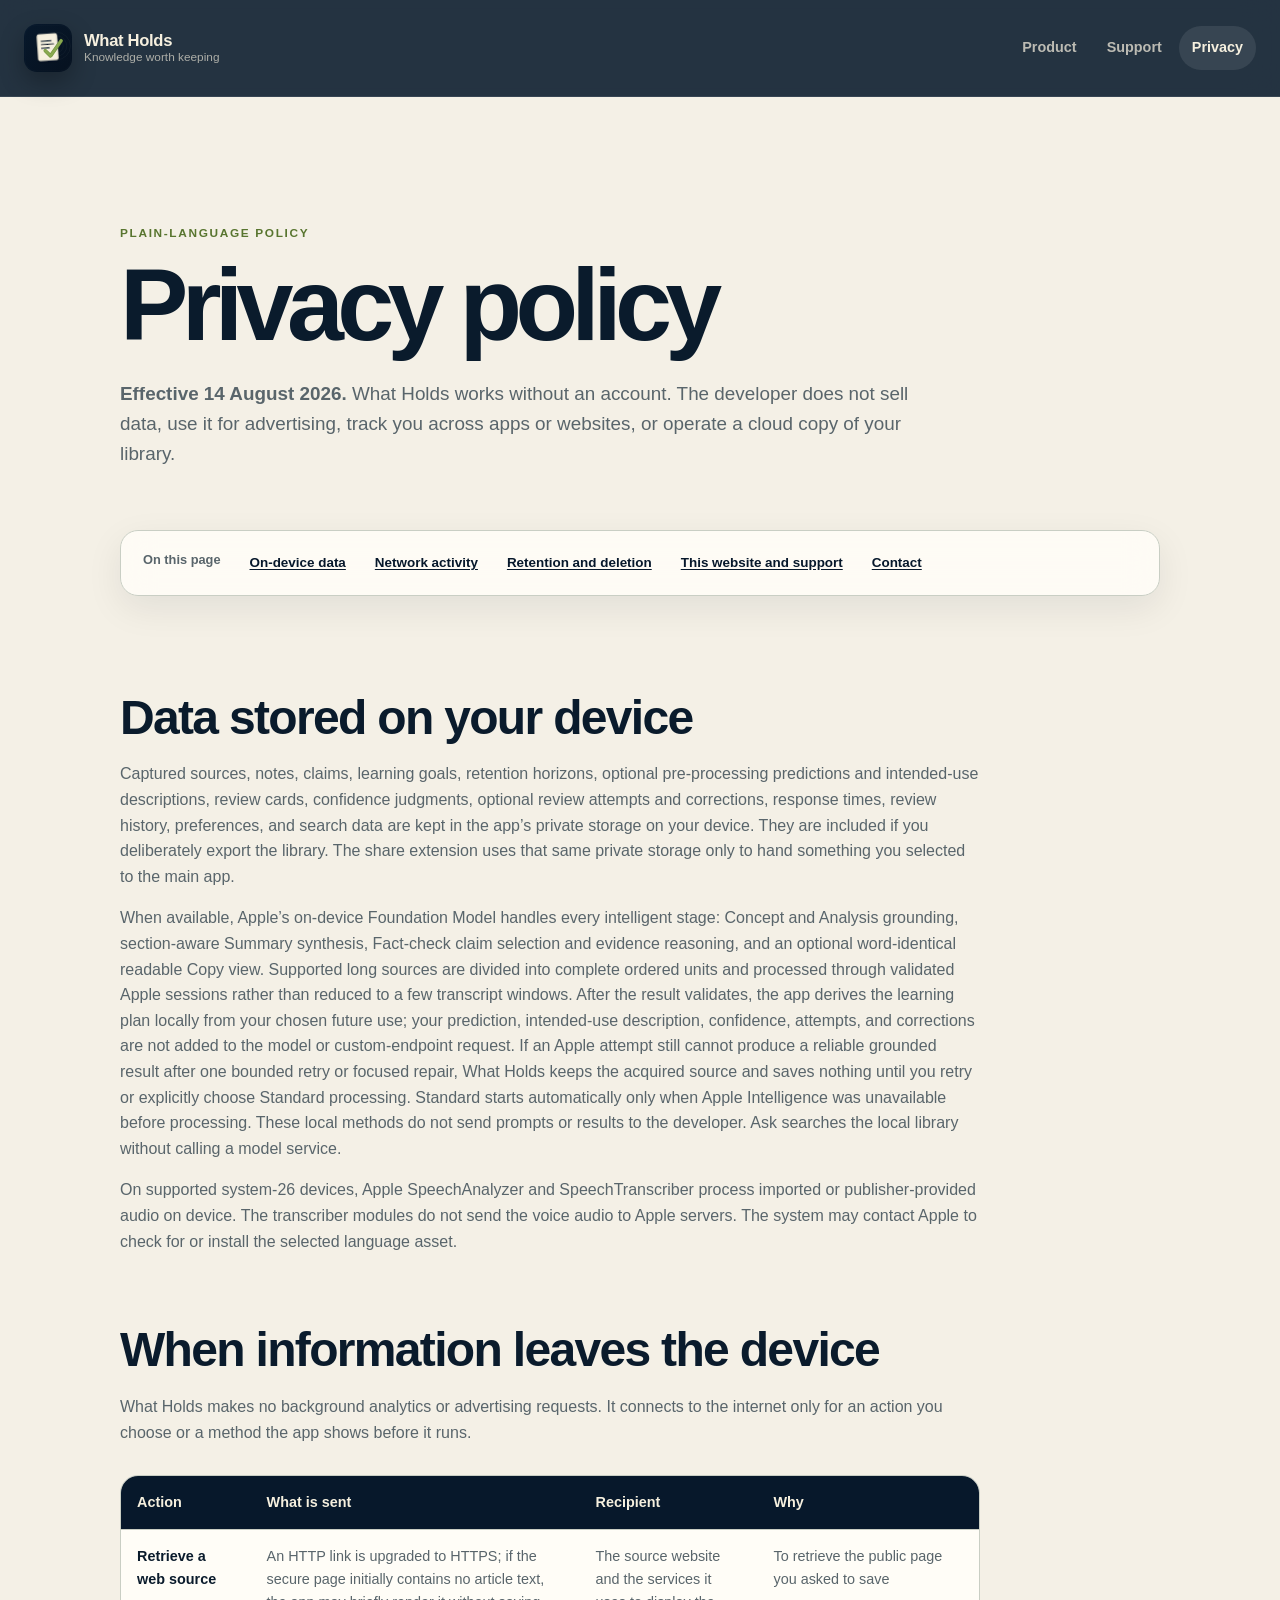
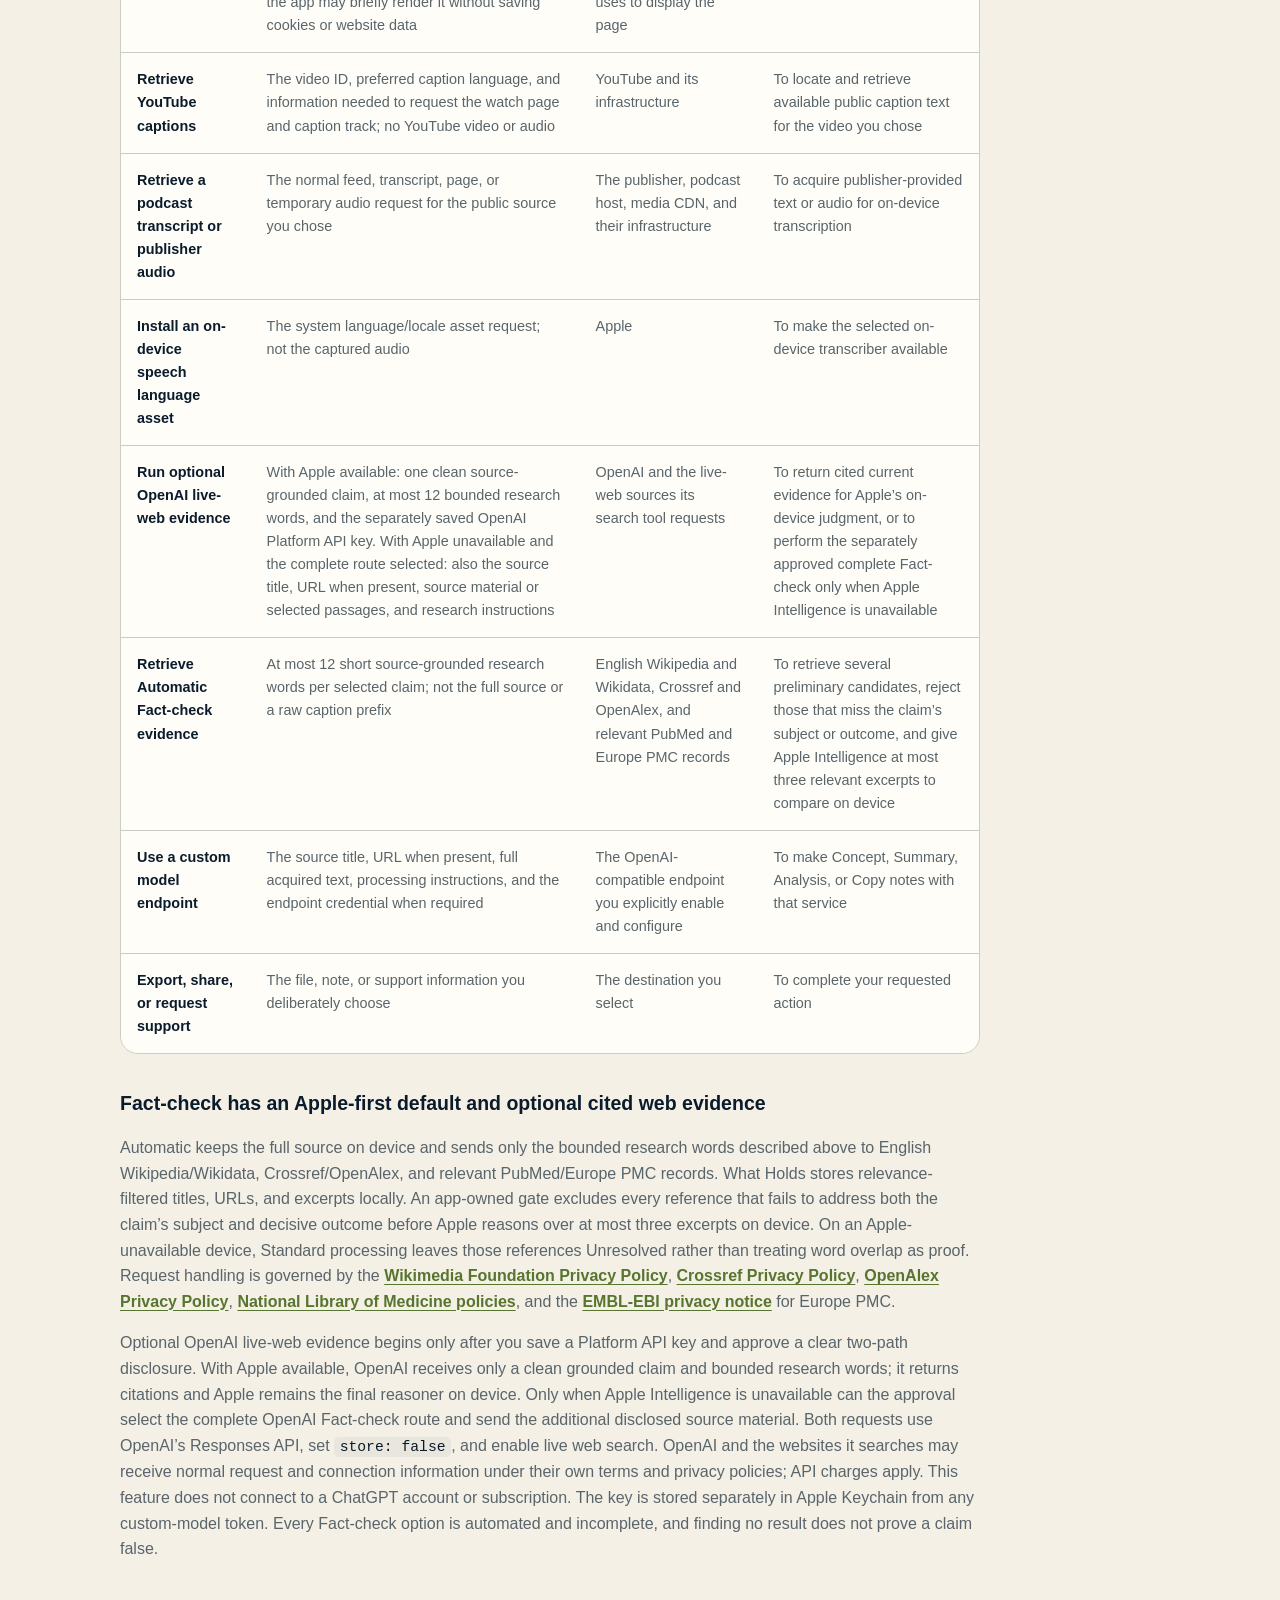
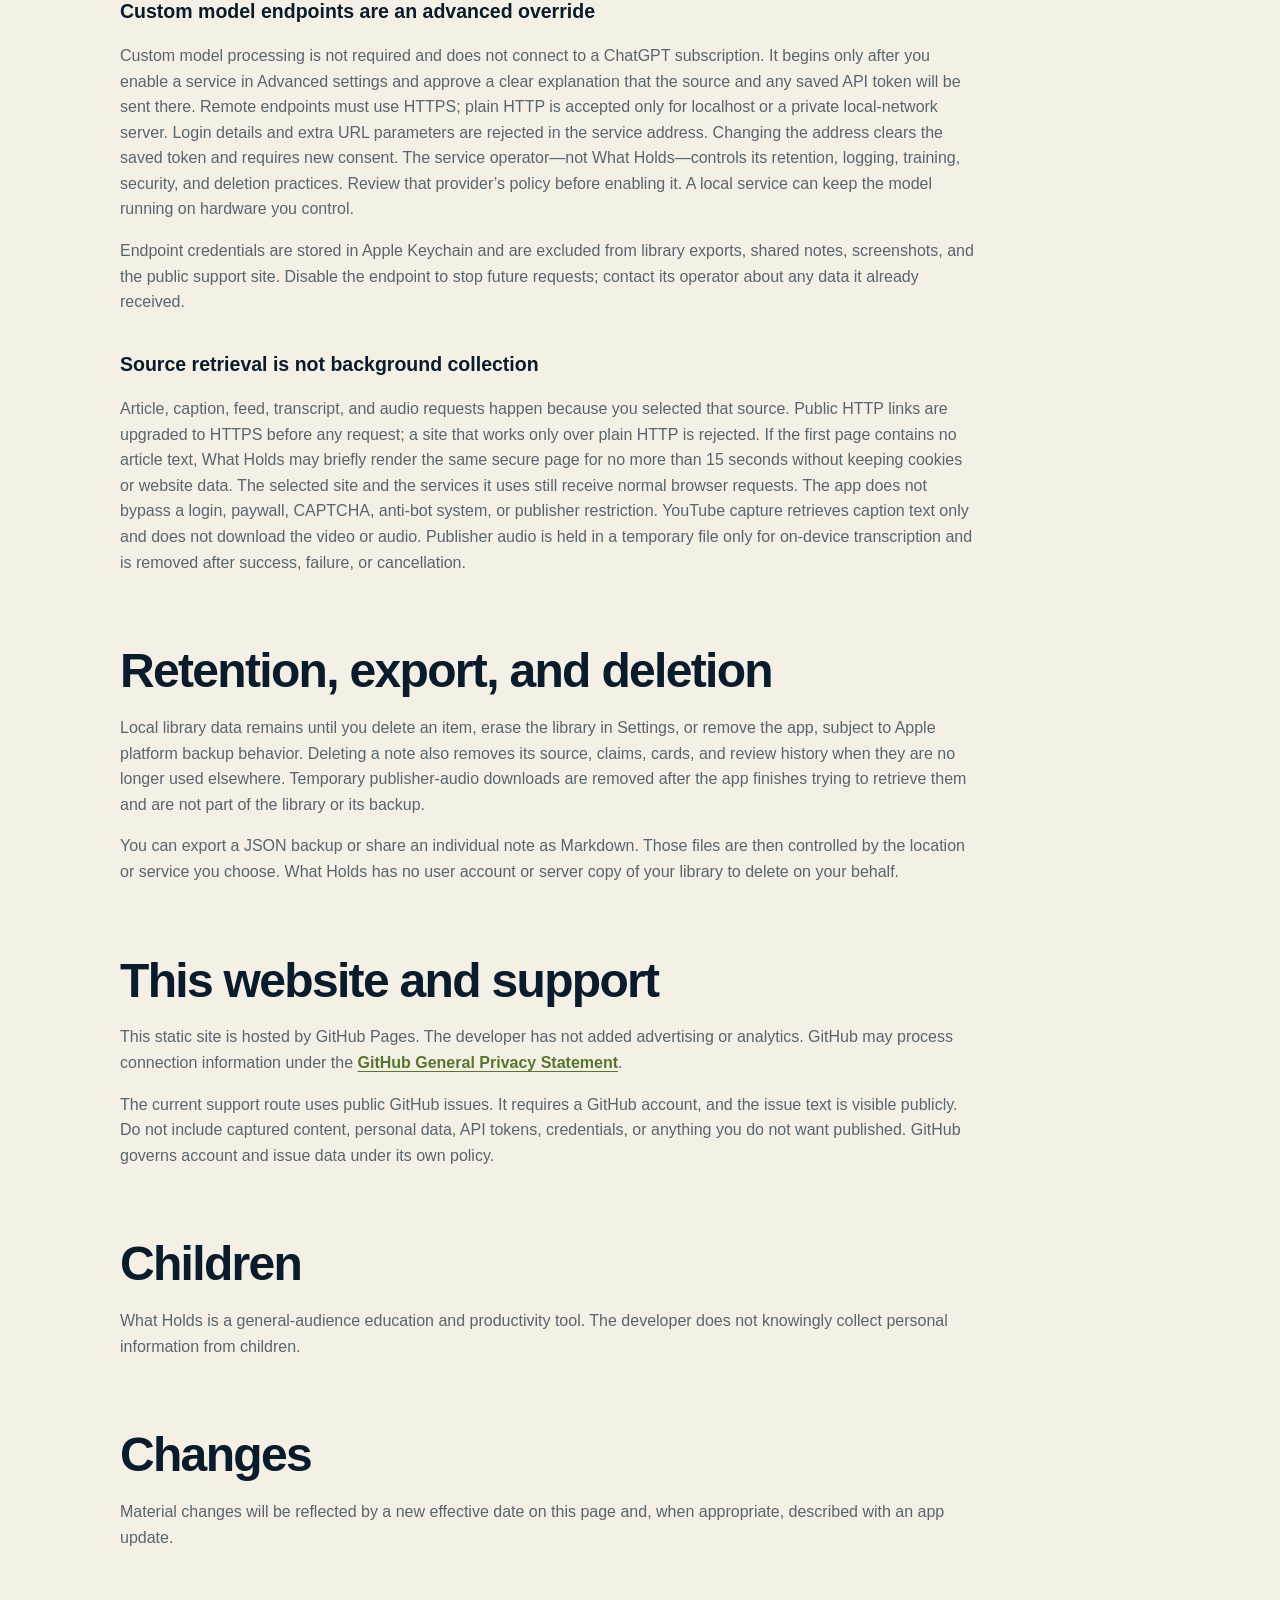
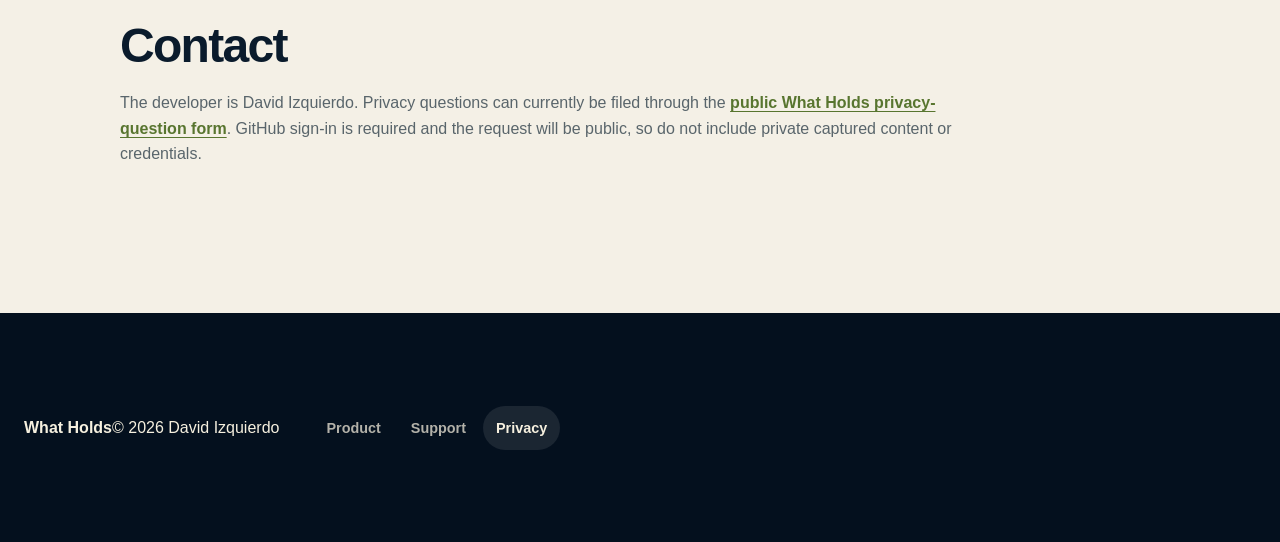
<file: privacy.html>
<!doctype html>
<html lang="en">
<head>
  <meta charset="utf-8">
  <meta name="viewport" content="width=device-width, initial-scale=1">
  <meta name="description" content="What Holds works without a login or cloud copy of your library. Read what stays on your device and when the app connects to another service.">
  <meta name="theme-color" media="(prefers-color-scheme: light)" content="#f7f5ec">
  <meta name="theme-color" media="(prefers-color-scheme: dark)" content="#0d1510">
  <meta property="og:type" content="website">
  <meta property="og:title" content="What Holds — Privacy Policy">
  <meta property="og:description" content="A plain-language account of what stays on device and what can leave it.">
  <meta property="og:url" content="https://davidizki.github.io/what-holds-support/privacy.html">
  <title>What Holds — Privacy Policy</title>
  <link rel="canonical" href="https://davidizki.github.io/what-holds-support/privacy.html">
  <link rel="icon" href="app-icon.png" type="image/png">
  <link rel="stylesheet" href="styles.css">
</head>
<body>
<a class="skip-link" href="#main">Skip to content</a>

<header class="site-header">
  <a class="brand" href="index.html" aria-label="What Holds home">
    <img class="mark" src="brand-mark.svg" alt="">
    <span><strong>What Holds</strong><small>Knowledge worth keeping</small></span>
  </a>
  <nav aria-label="Primary navigation">
    <a href="index.html">Product</a>
    <a href="support.html">Support</a>
    <a href="privacy.html" aria-current="page">Privacy</a>
  </nav>
</header>

<main id="main" class="document-page">
  <header class="document-header">
    <p class="eyebrow">Plain-language policy</p>
    <h1>Privacy policy</h1>
    <p class="lede"><strong>Effective 14 August 2026.</strong> What Holds works without an account. The developer does not sell data, use it for advertising, track you across apps or websites, or operate a cloud copy of your library.</p>
  </header>

  <nav class="document-nav" aria-label="Privacy policy sections">
    <strong>On this page</strong>
    <a href="#on-device">On-device data</a>
    <a href="#network">Network activity</a>
    <a href="#retention">Retention and deletion</a>
    <a href="#website">This website and support</a>
    <a href="#contact">Contact</a>
  </nav>

  <article class="document-content">
    <section id="on-device">
      <h2>Data stored on your device</h2>
      <p>Captured sources, notes, claims, learning goals, retention horizons, optional pre-processing predictions and intended-use descriptions, review cards, confidence judgments, optional review attempts and corrections, response times, review history, preferences, and search data are kept in the app’s private storage on your device. They are included if you deliberately export the library. The share extension uses that same private storage only to hand something you selected to the main app.</p>
      <p>When available, Apple’s on-device Foundation Model handles every intelligent stage: Concept and Analysis grounding, section-aware Summary synthesis, Fact-check claim selection and evidence reasoning, and an optional word-identical readable Copy view. Supported long sources are divided into complete ordered units and processed through validated Apple sessions rather than reduced to a few transcript windows. After the result validates, the app derives the learning plan locally from your chosen future use; your prediction, intended-use description, confidence, attempts, and corrections are not added to the model or custom-endpoint request. If an Apple attempt still cannot produce a reliable grounded result after one bounded retry or focused repair, What Holds keeps the acquired source and saves nothing until you retry or explicitly choose Standard processing. Standard starts automatically only when Apple Intelligence was unavailable before processing. These local methods do not send prompts or results to the developer. Ask searches the local library without calling a model service.</p>
      <p>On supported system-26 devices, Apple SpeechAnalyzer and SpeechTranscriber process imported or publisher-provided audio on device. The transcriber modules do not send the voice audio to Apple servers. The system may contact Apple to check for or install the selected language asset.</p>
    </section>

    <section id="network">
      <h2>When information leaves the device</h2>
      <p>What Holds makes no background analytics or advertising requests. It connects to the internet only for an action you choose or a method the app shows before it runs.</p>
      <div class="table-wrap" role="region" aria-label="What Holds network boundaries" tabindex="0">
        <table>
          <thead>
            <tr><th scope="col">Action</th><th scope="col">What is sent</th><th scope="col">Recipient</th><th scope="col">Why</th></tr>
          </thead>
          <tbody>
            <tr>
              <th scope="row">Retrieve a web source</th>
              <td>An HTTP link is upgraded to HTTPS; if the secure page initially contains no article text, the app may briefly render it without saving cookies or website data</td>
              <td>The source website and the services it uses to display the page</td>
              <td>To retrieve the public page you asked to save</td>
            </tr>
            <tr>
              <th scope="row">Retrieve YouTube captions</th>
              <td>The video ID, preferred caption language, and information needed to request the watch page and caption track; no YouTube video or audio</td>
              <td>YouTube and its infrastructure</td>
              <td>To locate and retrieve available public caption text for the video you chose</td>
            </tr>
            <tr>
              <th scope="row">Retrieve a podcast transcript or publisher audio</th>
              <td>The normal feed, transcript, page, or temporary audio request for the public source you chose</td>
              <td>The publisher, podcast host, media CDN, and their infrastructure</td>
              <td>To acquire publisher-provided text or audio for on-device transcription</td>
            </tr>
            <tr>
              <th scope="row">Install an on-device speech language asset</th>
              <td>The system language/locale asset request; not the captured audio</td>
              <td>Apple</td>
              <td>To make the selected on-device transcriber available</td>
            </tr>
            <tr>
              <th scope="row">Run optional OpenAI live-web evidence</th>
              <td>With Apple available: one clean source-grounded claim, at most 12 bounded research words, and the separately saved OpenAI Platform API key. With Apple unavailable and the complete route selected: also the source title, URL when present, source material or selected passages, and research instructions</td>
              <td>OpenAI and the live-web sources its search tool requests</td>
              <td>To return cited current evidence for Apple’s on-device judgment, or to perform the separately approved complete Fact-check only when Apple Intelligence is unavailable</td>
            </tr>
            <tr>
              <th scope="row">Retrieve Automatic Fact-check evidence</th>
              <td>At most 12 short source-grounded research words per selected claim; not the full source or a raw caption prefix</td>
              <td>English Wikipedia and Wikidata, Crossref and OpenAlex, and relevant PubMed and Europe PMC records</td>
              <td>To retrieve several preliminary candidates, reject those that miss the claim’s subject or outcome, and give Apple Intelligence at most three relevant excerpts to compare on device</td>
            </tr>
            <tr>
              <th scope="row">Use a custom model endpoint</th>
              <td>The source title, URL when present, full acquired text, processing instructions, and the endpoint credential when required</td>
              <td>The OpenAI-compatible endpoint you explicitly enable and configure</td>
              <td>To make Concept, Summary, Analysis, or Copy notes with that service</td>
            </tr>
            <tr>
              <th scope="row">Export, share, or request support</th>
              <td>The file, note, or support information you deliberately choose</td>
              <td>The destination you select</td>
              <td>To complete your requested action</td>
            </tr>
          </tbody>
        </table>
      </div>

      <h3>Fact-check has an Apple-first default and optional cited web evidence</h3>
      <p>Automatic keeps the full source on device and sends only the bounded research words described above to English Wikipedia/Wikidata, Crossref/OpenAlex, and relevant PubMed/Europe PMC records. What Holds stores relevance-filtered titles, URLs, and excerpts locally. An app-owned gate excludes every reference that fails to address both the claim’s subject and decisive outcome before Apple reasons over at most three excerpts on device. On an Apple-unavailable device, Standard processing leaves those references Unresolved rather than treating word overlap as proof. Request handling is governed by the <a href="https://foundation.wikimedia.org/wiki/Policy:Privacy_policy">Wikimedia Foundation Privacy Policy</a>, <a href="https://www.crossref.org/privacy/">Crossref Privacy Policy</a>, <a href="https://openalex.org/privacy">OpenAlex Privacy Policy</a>, <a href="https://www.nlm.nih.gov/web_policies.html">National Library of Medicine policies</a>, and the <a href="https://www.ebi.ac.uk/data-protection/privacy-notice/embl-ebi-public-website">EMBL-EBI privacy notice</a> for Europe PMC.</p>
      <p>Optional OpenAI live-web evidence begins only after you save a Platform API key and approve a clear two-path disclosure. With Apple available, OpenAI receives only a clean grounded claim and bounded research words; it returns citations and Apple remains the final reasoner on device. Only when Apple Intelligence is unavailable can the approval select the complete OpenAI Fact-check route and send the additional disclosed source material. Both requests use OpenAI’s Responses API, set <code>store: false</code>, and enable live web search. OpenAI and the websites it searches may receive normal request and connection information under their own terms and privacy policies; API charges apply. This feature does not connect to a ChatGPT account or subscription. The key is stored separately in Apple Keychain from any custom-model token. Every Fact-check option is automated and incomplete, and finding no result does not prove a claim false.</p>

      <h3>Custom model endpoints are an advanced override</h3>
      <p>Custom model processing is not required and does not connect to a ChatGPT subscription. It begins only after you enable a service in Advanced settings and approve a clear explanation that the source and any saved API token will be sent there. Remote endpoints must use HTTPS; plain HTTP is accepted only for localhost or a private local-network server. Login details and extra URL parameters are rejected in the service address. Changing the address clears the saved token and requires new consent. The service operator—not What Holds—controls its retention, logging, training, security, and deletion practices. Review that provider’s policy before enabling it. A local service can keep the model running on hardware you control.</p>
      <p>Endpoint credentials are stored in Apple Keychain and are excluded from library exports, shared notes, screenshots, and the public support site. Disable the endpoint to stop future requests; contact its operator about any data it already received.</p>

      <h3>Source retrieval is not background collection</h3>
      <p>Article, caption, feed, transcript, and audio requests happen because you selected that source. Public HTTP links are upgraded to HTTPS before any request; a site that works only over plain HTTP is rejected. If the first page contains no article text, What Holds may briefly render the same secure page for no more than 15 seconds without keeping cookies or website data. The selected site and the services it uses still receive normal browser requests. The app does not bypass a login, paywall, CAPTCHA, anti-bot system, or publisher restriction. YouTube capture retrieves caption text only and does not download the video or audio. Publisher audio is held in a temporary file only for on-device transcription and is removed after success, failure, or cancellation.</p>
    </section>

    <section id="retention">
      <h2>Retention, export, and deletion</h2>
      <p>Local library data remains until you delete an item, erase the library in Settings, or remove the app, subject to Apple platform backup behavior. Deleting a note also removes its source, claims, cards, and review history when they are no longer used elsewhere. Temporary publisher-audio downloads are removed after the app finishes trying to retrieve them and are not part of the library or its backup.</p>
      <p>You can export a JSON backup or share an individual note as Markdown. Those files are then controlled by the location or service you choose. What Holds has no user account or server copy of your library to delete on your behalf.</p>
    </section>

    <section id="website">
      <h2>This website and support</h2>
      <p>This static site is hosted by GitHub Pages. The developer has not added advertising or analytics. GitHub may process connection information under the <a href="https://docs.github.com/en/site-policy/privacy-policies/github-general-privacy-statement">GitHub General Privacy Statement</a>.</p>
      <p>The current support route uses public GitHub issues. It requires a GitHub account, and the issue text is visible publicly. Do not include captured content, personal data, API tokens, credentials, or anything you do not want published. GitHub governs account and issue data under its own policy.</p>
    </section>

    <section>
      <h2>Children</h2>
      <p>What Holds is a general-audience education and productivity tool. The developer does not knowingly collect personal information from children.</p>
    </section>

    <section>
      <h2>Changes</h2>
      <p>Material changes will be reflected by a new effective date on this page and, when appropriate, described with an app update.</p>
    </section>

    <section id="contact">
      <h2>Contact</h2>
      <p>The developer is David Izquierdo. Privacy questions can currently be filed through the <a href="https://github.com/davidizki/what-holds-support/issues/new?template=privacy.yml">public What Holds privacy-question form</a>. GitHub sign-in is required and the request will be public, so do not include private captured content or credentials.</p>
    </section>
  </article>
</main>

<footer class="site-footer">
  <div><strong>What Holds</strong><span>© 2026 David Izquierdo</span></div>
  <nav aria-label="Footer navigation">
    <a href="index.html">Product</a>
    <a href="support.html">Support</a>
    <a href="privacy.html" aria-current="page">Privacy</a>
  </nav>
</footer>
<script src="site.js"></script>
</body>
</html>
</file>
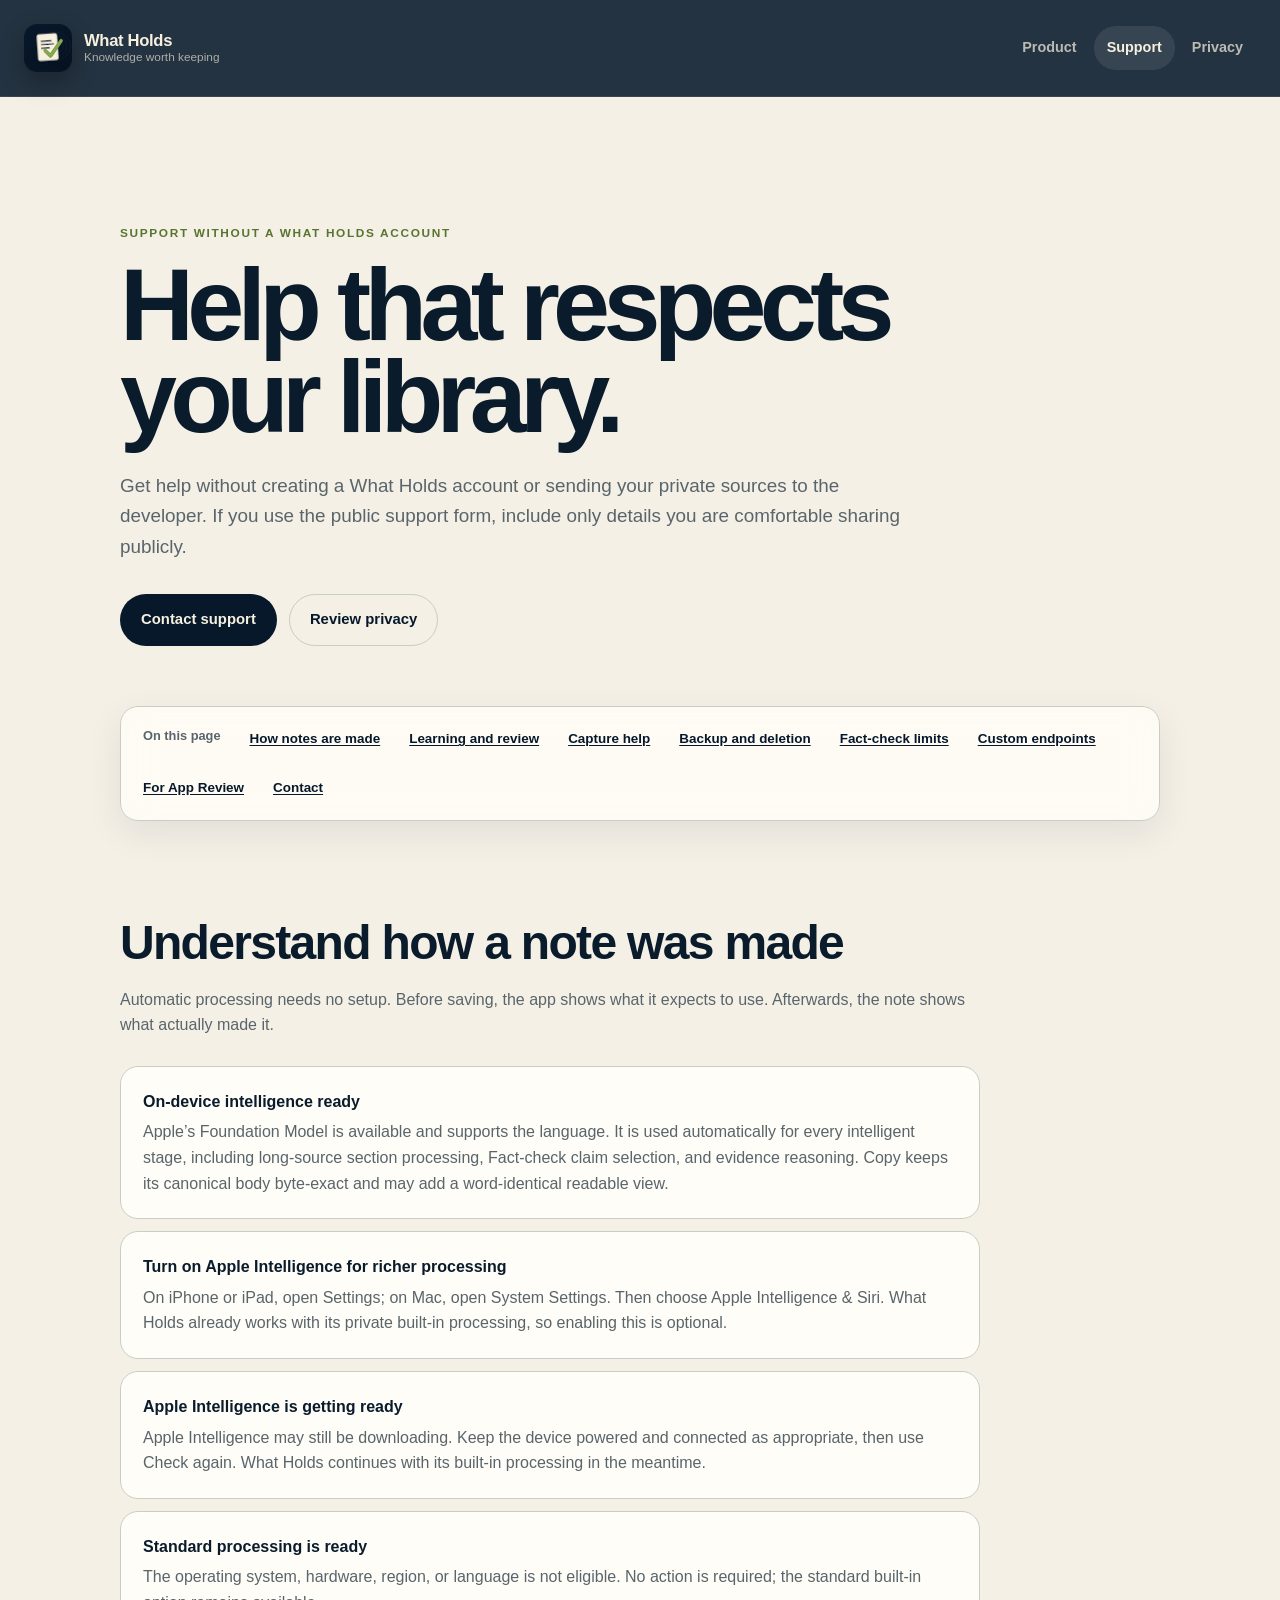
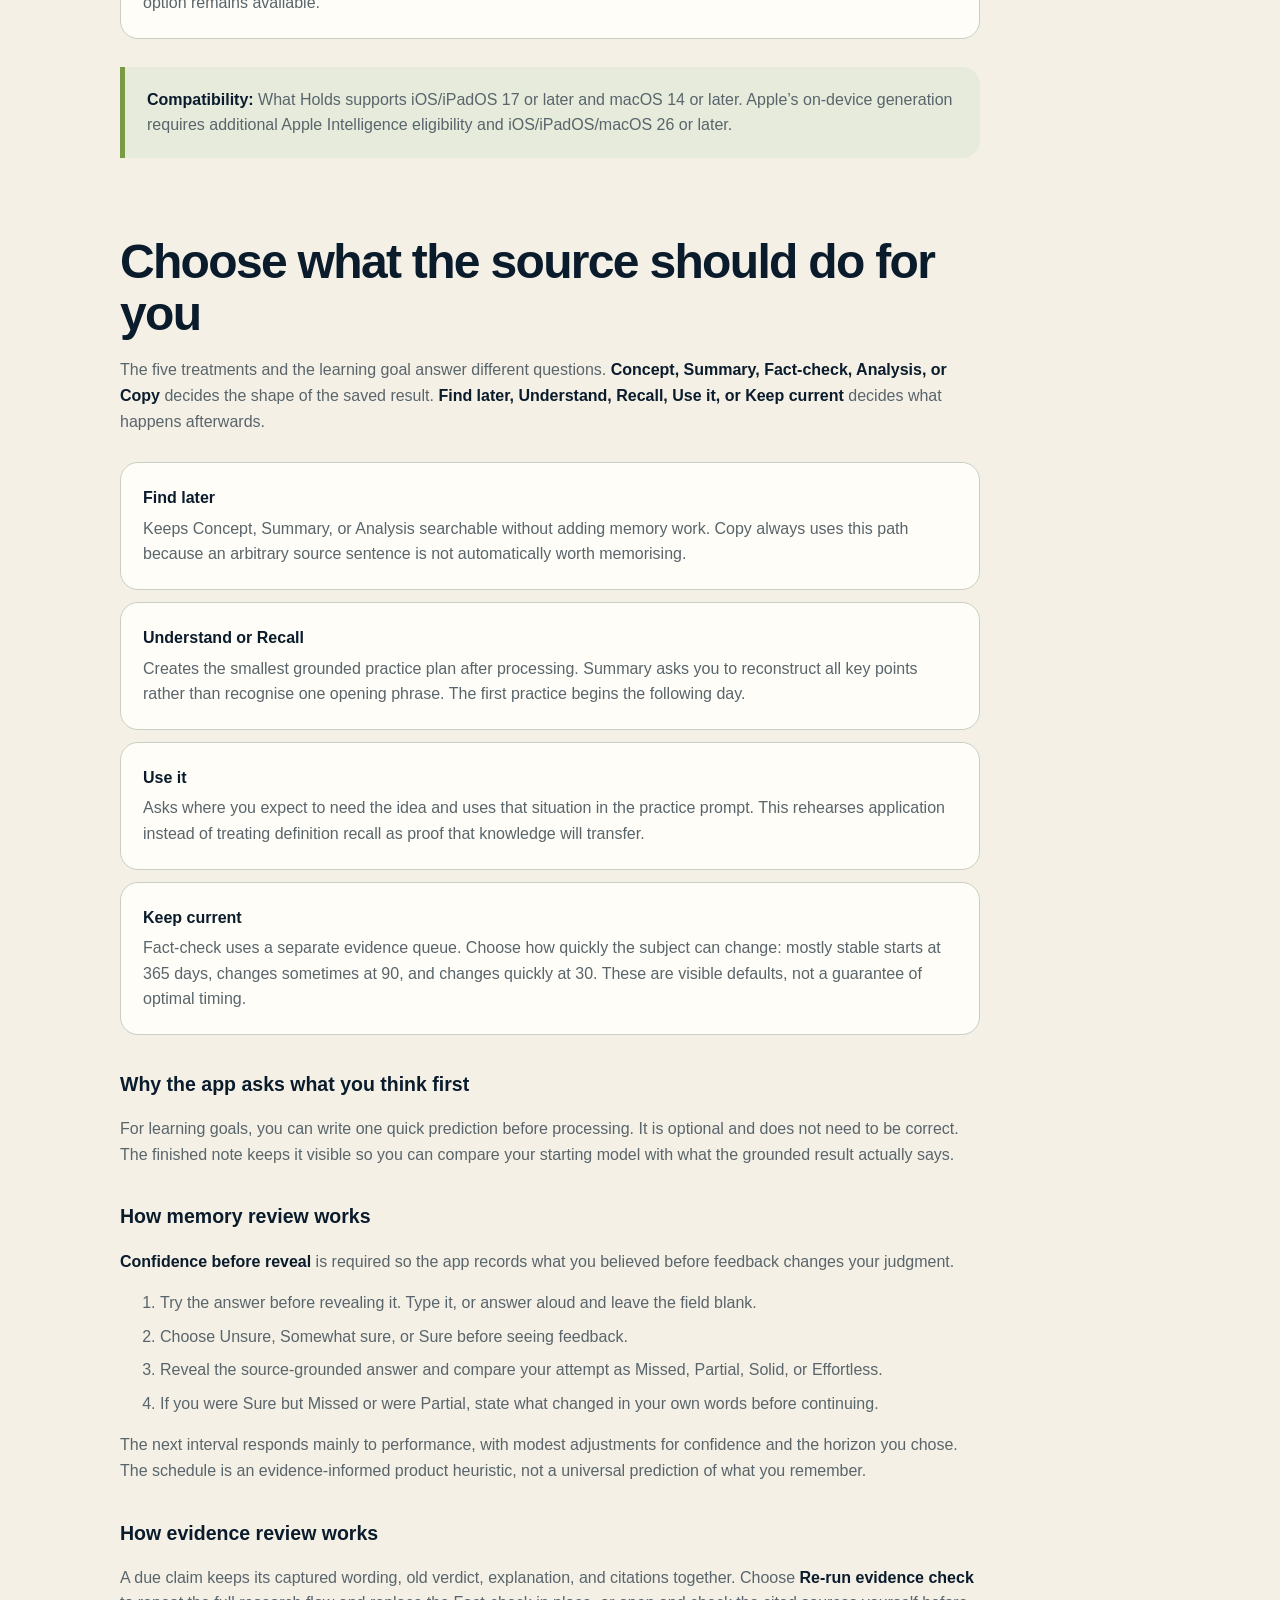
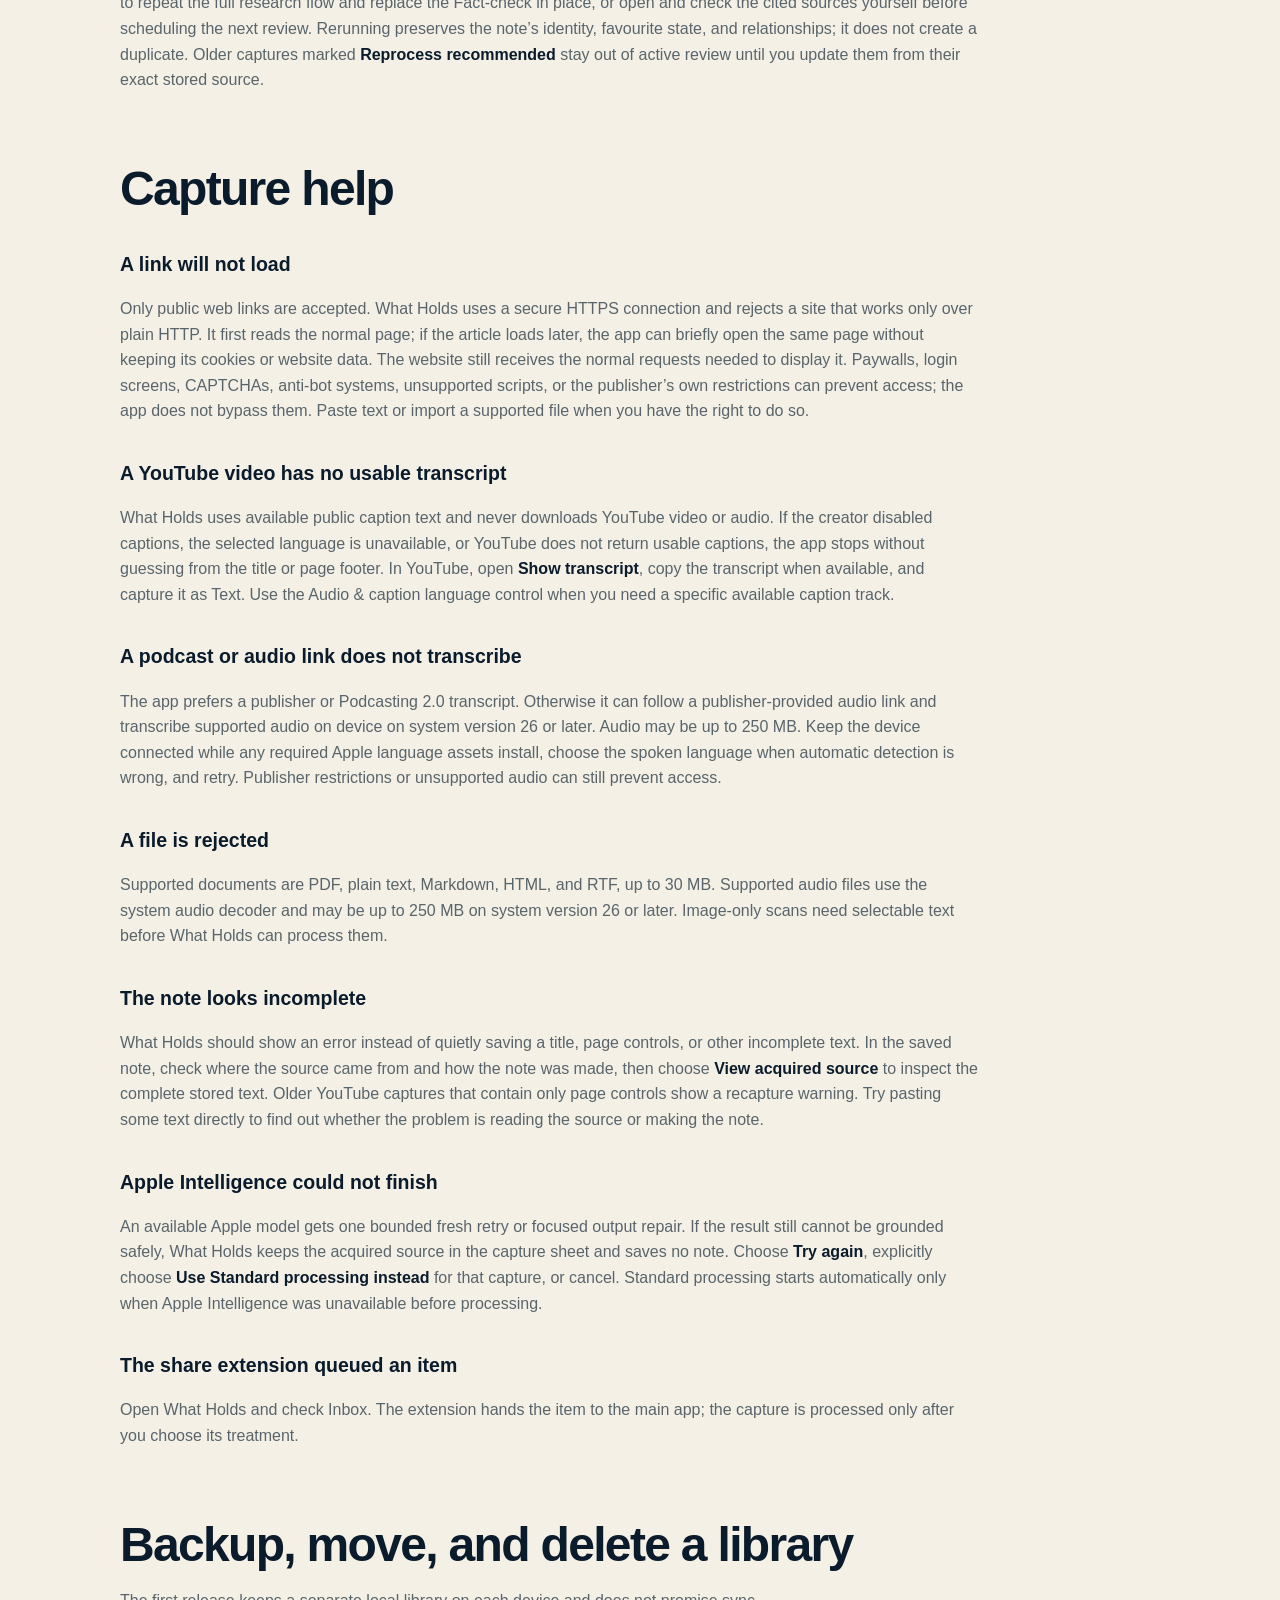
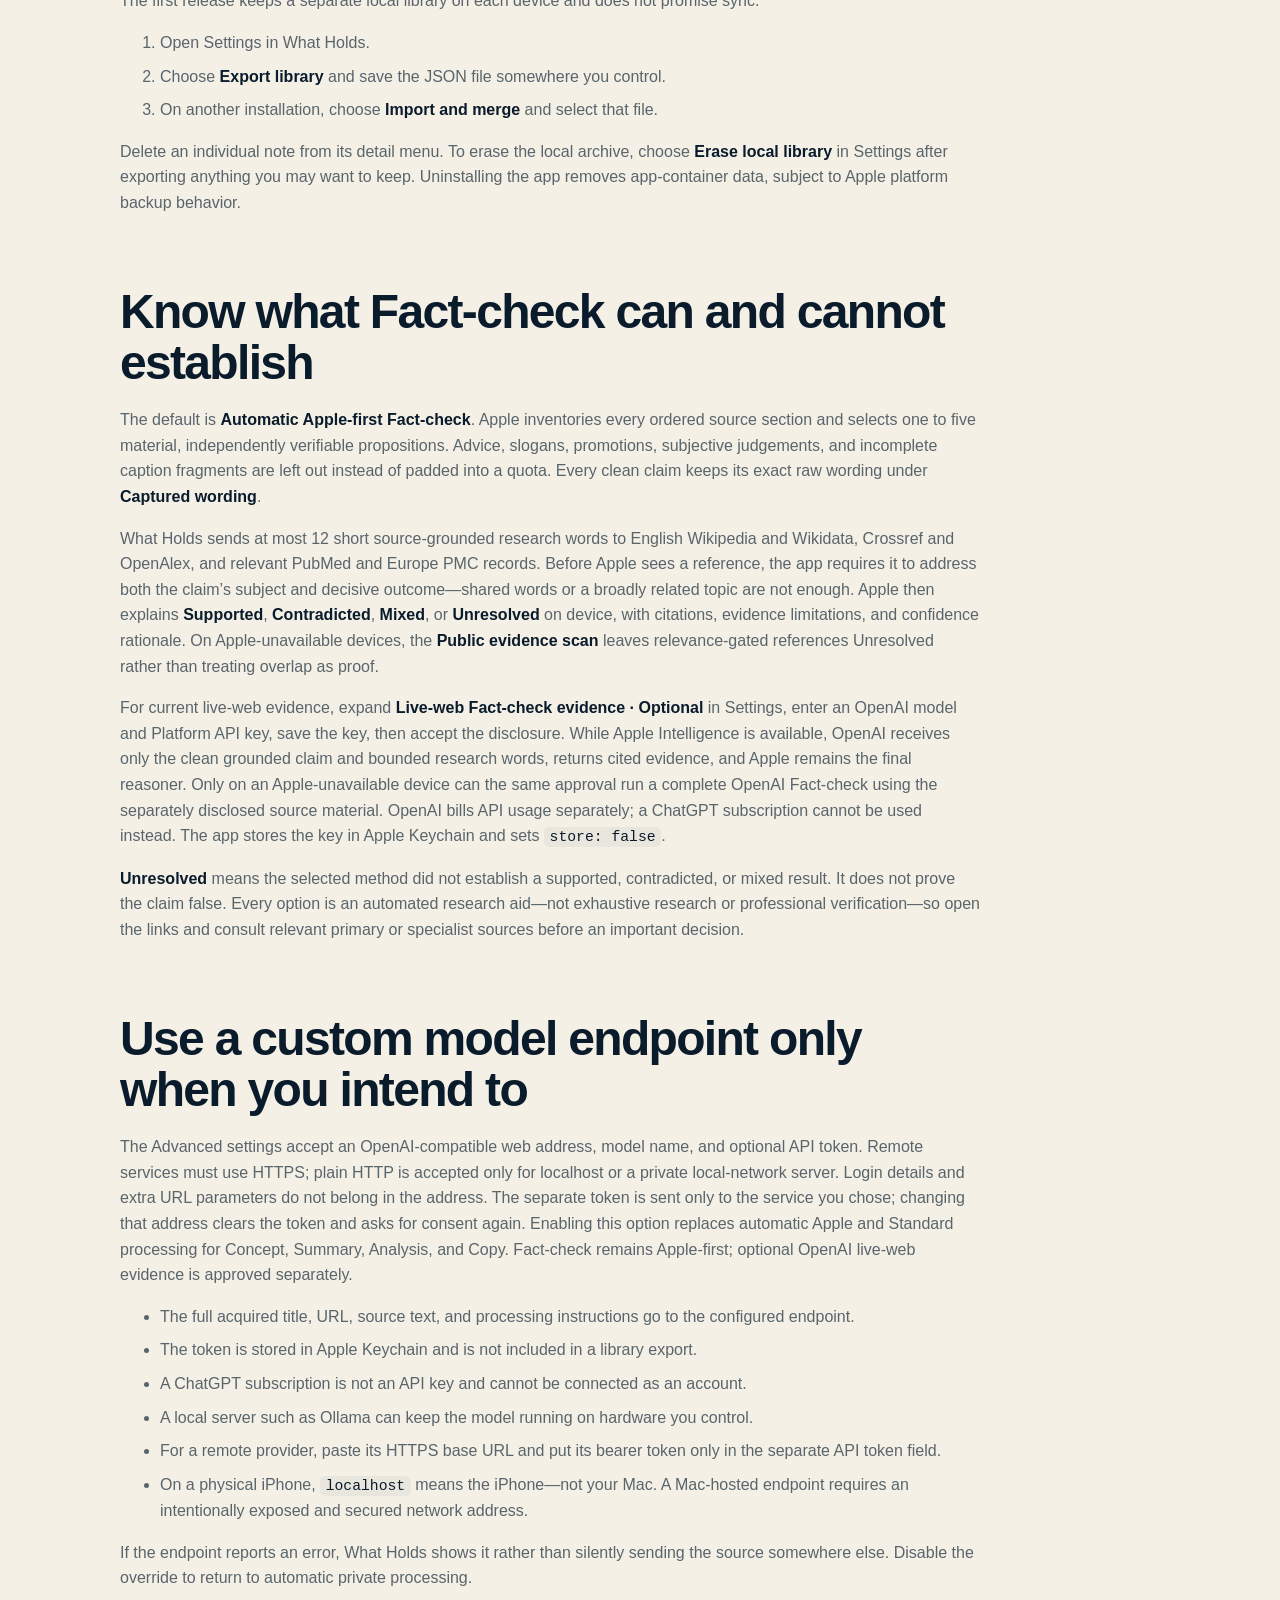
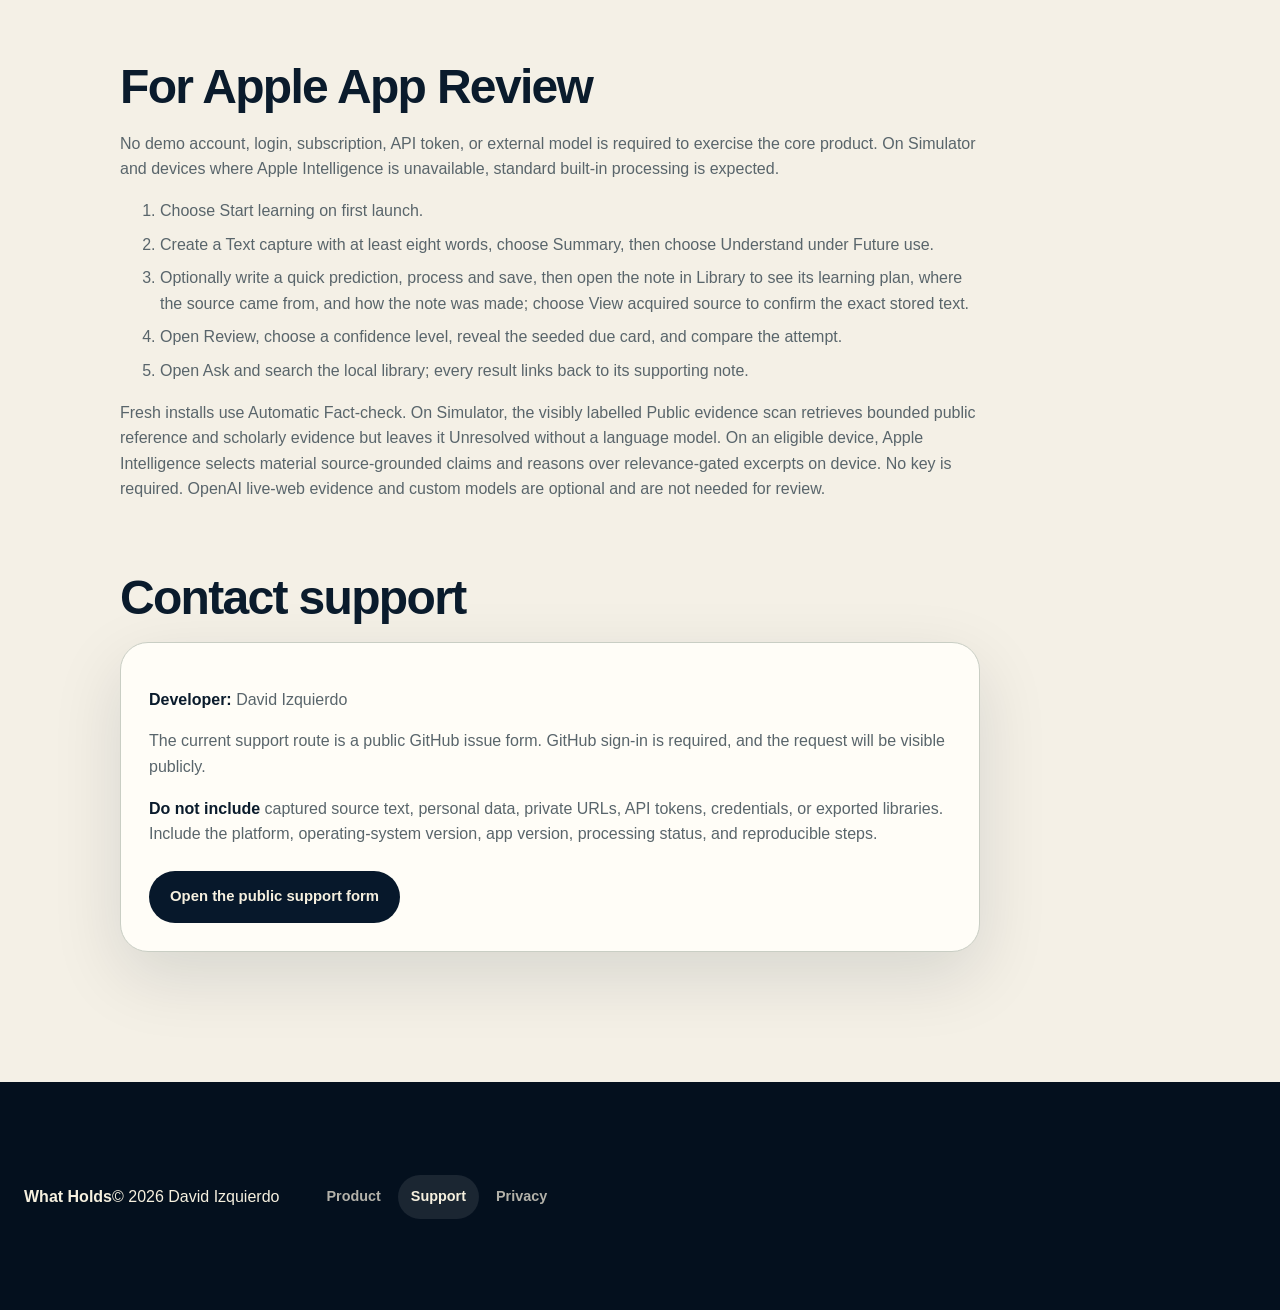
<file: support.html>
<!doctype html>
<html lang="en">
<head>
  <meta charset="utf-8">
  <meta name="viewport" content="width=device-width, initial-scale=1">
  <meta name="description" content="Support and practical guidance for What Holds on iPhone, iPad, and Mac.">
  <meta name="theme-color" media="(prefers-color-scheme: light)" content="#f7f5ec">
  <meta name="theme-color" media="(prefers-color-scheme: dark)" content="#0d1510">
  <meta property="og:type" content="website">
  <meta property="og:title" content="What Holds — Support">
  <meta property="og:description" content="Practical help with saving sources, backups, Fact-check, Apple Intelligence, and optional custom models.">
  <meta property="og:url" content="https://davidizki.github.io/what-holds-support/support.html">
  <title>What Holds — Support</title>
  <link rel="canonical" href="https://davidizki.github.io/what-holds-support/support.html">
  <link rel="icon" href="app-icon.png" type="image/png">
  <link rel="stylesheet" href="styles.css">
</head>
<body>
<a class="skip-link" href="#main">Skip to content</a>

<header class="site-header">
  <a class="brand" href="index.html" aria-label="What Holds home">
    <img class="mark" src="brand-mark.svg" alt="">
    <span><strong>What Holds</strong><small>Knowledge worth keeping</small></span>
  </a>
  <nav aria-label="Primary navigation">
    <a href="index.html">Product</a>
    <a href="support.html" aria-current="page">Support</a>
    <a href="privacy.html">Privacy</a>
  </nav>
</header>

<main id="main" class="document-page">
  <header class="document-header">
    <p class="eyebrow">Support without a What Holds account</p>
    <h1>Help that respects your library.</h1>
    <p class="lede">Get help without creating a What Holds account or sending your private sources to the developer. If you use the public support form, include only details you are comfortable sharing publicly.</p>
    <div class="actions">
      <a class="button" href="#contact">Contact support</a>
      <a class="button secondary" href="privacy.html">Review privacy</a>
    </div>
  </header>

  <nav class="document-nav" aria-label="Support sections">
    <strong>On this page</strong>
    <a href="#processing">How notes are made</a>
    <a href="#learning">Learning and review</a>
    <a href="#capture">Capture help</a>
    <a href="#backup">Backup and deletion</a>
    <a href="#fact-check">Fact-check limits</a>
    <a href="#custom-endpoint">Custom endpoints</a>
    <a href="#reviewers">For App Review</a>
    <a href="#contact">Contact</a>
  </nav>

  <article class="document-content">
    <section id="processing">
      <h2>Understand how a note was made</h2>
      <p>Automatic processing needs no setup. Before saving, the app shows what it expects to use. Afterwards, the note shows what actually made it.</p>
      <dl class="status-list">
        <div>
          <dt>On-device intelligence ready</dt>
          <dd>Apple’s Foundation Model is available and supports the language. It is used automatically for every intelligent stage, including long-source section processing, Fact-check claim selection, and evidence reasoning. Copy keeps its canonical body byte-exact and may add a word-identical readable view.</dd>
        </div>
        <div>
          <dt>Turn on Apple Intelligence for richer processing</dt>
          <dd>On iPhone or iPad, open Settings; on Mac, open System Settings. Then choose Apple Intelligence &amp; Siri. What Holds already works with its private built-in processing, so enabling this is optional.</dd>
        </div>
        <div>
          <dt>Apple Intelligence is getting ready</dt>
          <dd>Apple Intelligence may still be downloading. Keep the device powered and connected as appropriate, then use Check again. What Holds continues with its built-in processing in the meantime.</dd>
        </div>
        <div>
          <dt>Standard processing is ready</dt>
          <dd>The operating system, hardware, region, or language is not eligible. No action is required; the standard built-in option remains available.</dd>
        </div>
      </dl>
      <aside class="notice"><strong>Compatibility:</strong> What Holds supports iOS/iPadOS 17 or later and macOS 14 or later. Apple’s on-device generation requires additional Apple Intelligence eligibility and iOS/iPadOS/macOS 26 or later.</aside>
    </section>

    <section id="learning">
      <h2>Choose what the source should do for you</h2>
      <p>The five treatments and the learning goal answer different questions. <strong>Concept, Summary, Fact-check, Analysis, or Copy</strong> decides the shape of the saved result. <strong>Find later, Understand, Recall, Use it, or Keep current</strong> decides what happens afterwards.</p>
      <dl class="status-list">
        <div>
          <dt>Find later</dt>
          <dd>Keeps Concept, Summary, or Analysis searchable without adding memory work. Copy always uses this path because an arbitrary source sentence is not automatically worth memorising.</dd>
        </div>
        <div>
          <dt>Understand or Recall</dt>
          <dd>Creates the smallest grounded practice plan after processing. Summary asks you to reconstruct all key points rather than recognise one opening phrase. The first practice begins the following day.</dd>
        </div>
        <div>
          <dt>Use it</dt>
          <dd>Asks where you expect to need the idea and uses that situation in the practice prompt. This rehearses application instead of treating definition recall as proof that knowledge will transfer.</dd>
        </div>
        <div>
          <dt>Keep current</dt>
          <dd>Fact-check uses a separate evidence queue. Choose how quickly the subject can change: mostly stable starts at 365 days, changes sometimes at 90, and changes quickly at 30. These are visible defaults, not a guarantee of optimal timing.</dd>
        </div>
      </dl>
      <h3>Why the app asks what you think first</h3>
      <p>For learning goals, you can write one quick prediction before processing. It is optional and does not need to be correct. The finished note keeps it visible so you can compare your starting model with what the grounded result actually says.</p>
      <h3>How memory review works</h3>
      <p><strong>Confidence before reveal</strong> is required so the app records what you believed before feedback changes your judgment.</p>
      <ol>
        <li>Try the answer before revealing it. Type it, or answer aloud and leave the field blank.</li>
        <li>Choose Unsure, Somewhat sure, or Sure before seeing feedback.</li>
        <li>Reveal the source-grounded answer and compare your attempt as Missed, Partial, Solid, or Effortless.</li>
        <li>If you were Sure but Missed or were Partial, state what changed in your own words before continuing.</li>
      </ol>
      <p>The next interval responds mainly to performance, with modest adjustments for confidence and the horizon you chose. The schedule is an evidence-informed product heuristic, not a universal prediction of what you remember.</p>
      <h3>How evidence review works</h3>
      <p>A due claim keeps its captured wording, old verdict, explanation, and citations together. Choose <strong>Re-run evidence check</strong> to repeat the full research flow and replace the Fact-check in place, or open and check the cited sources yourself before scheduling the next review. Rerunning preserves the note’s identity, favourite state, and relationships; it does not create a duplicate. Older captures marked <strong>Reprocess recommended</strong> stay out of active review until you update them from their exact stored source.</p>
    </section>

    <section id="capture">
      <h2>Capture help</h2>
      <h3>A link will not load</h3>
      <p>Only public web links are accepted. What Holds uses a secure HTTPS connection and rejects a site that works only over plain HTTP. It first reads the normal page; if the article loads later, the app can briefly open the same page without keeping its cookies or website data. The website still receives the normal requests needed to display it. Paywalls, login screens, CAPTCHAs, anti-bot systems, unsupported scripts, or the publisher’s own restrictions can prevent access; the app does not bypass them. Paste text or import a supported file when you have the right to do so.</p>
      <h3>A YouTube video has no usable transcript</h3>
      <p>What Holds uses available public caption text and never downloads YouTube video or audio. If the creator disabled captions, the selected language is unavailable, or YouTube does not return usable captions, the app stops without guessing from the title or page footer. In YouTube, open <strong>Show transcript</strong>, copy the transcript when available, and capture it as Text. Use the Audio &amp; caption language control when you need a specific available caption track.</p>
      <h3>A podcast or audio link does not transcribe</h3>
      <p>The app prefers a publisher or Podcasting 2.0 transcript. Otherwise it can follow a publisher-provided audio link and transcribe supported audio on device on system version 26 or later. Audio may be up to 250 MB. Keep the device connected while any required Apple language assets install, choose the spoken language when automatic detection is wrong, and retry. Publisher restrictions or unsupported audio can still prevent access.</p>
      <h3>A file is rejected</h3>
      <p>Supported documents are PDF, plain text, Markdown, HTML, and RTF, up to 30 MB. Supported audio files use the system audio decoder and may be up to 250 MB on system version 26 or later. Image-only scans need selectable text before What Holds can process them.</p>
      <h3>The note looks incomplete</h3>
      <p>What Holds should show an error instead of quietly saving a title, page controls, or other incomplete text. In the saved note, check where the source came from and how the note was made, then choose <strong>View acquired source</strong> to inspect the complete stored text. Older YouTube captures that contain only page controls show a recapture warning. Try pasting some text directly to find out whether the problem is reading the source or making the note.</p>
      <h3>Apple Intelligence could not finish</h3>
      <p>An available Apple model gets one bounded fresh retry or focused output repair. If the result still cannot be grounded safely, What Holds keeps the acquired source in the capture sheet and saves no note. Choose <strong>Try again</strong>, explicitly choose <strong>Use Standard processing instead</strong> for that capture, or cancel. Standard processing starts automatically only when Apple Intelligence was unavailable before processing.</p>
      <h3>The share extension queued an item</h3>
      <p>Open What Holds and check Inbox. The extension hands the item to the main app; the capture is processed only after you choose its treatment.</p>
    </section>

    <section id="backup">
      <h2>Backup, move, and delete a library</h2>
      <p>The first release keeps a separate local library on each device and does not promise sync.</p>
      <ol>
        <li>Open Settings in What Holds.</li>
        <li>Choose <strong>Export library</strong> and save the JSON file somewhere you control.</li>
        <li>On another installation, choose <strong>Import and merge</strong> and select that file.</li>
      </ol>
      <p>Delete an individual note from its detail menu. To erase the local archive, choose <strong>Erase local library</strong> in Settings after exporting anything you may want to keep. Uninstalling the app removes app-container data, subject to Apple platform backup behavior.</p>
    </section>

    <section id="fact-check">
      <h2>Know what Fact-check can and cannot establish</h2>
      <p>The default is <strong>Automatic Apple-first Fact-check</strong>. Apple inventories every ordered source section and selects one to five material, independently verifiable propositions. Advice, slogans, promotions, subjective judgements, and incomplete caption fragments are left out instead of padded into a quota. Every clean claim keeps its exact raw wording under <strong>Captured wording</strong>.</p>
      <p>What Holds sends at most 12 short source-grounded research words to English Wikipedia and Wikidata, Crossref and OpenAlex, and relevant PubMed and Europe PMC records. Before Apple sees a reference, the app requires it to address both the claim’s subject and decisive outcome—shared words or a broadly related topic are not enough. Apple then explains <strong>Supported</strong>, <strong>Contradicted</strong>, <strong>Mixed</strong>, or <strong>Unresolved</strong> on device, with citations, evidence limitations, and confidence rationale. On Apple-unavailable devices, the <strong>Public evidence scan</strong> leaves relevance-gated references Unresolved rather than treating overlap as proof.</p>
      <p>For current live-web evidence, expand <strong>Live-web Fact-check evidence · Optional</strong> in Settings, enter an OpenAI model and Platform API key, save the key, then accept the disclosure. While Apple Intelligence is available, OpenAI receives only the clean grounded claim and bounded research words, returns cited evidence, and Apple remains the final reasoner. Only on an Apple-unavailable device can the same approval run a complete OpenAI Fact-check using the separately disclosed source material. OpenAI bills API usage separately; a ChatGPT subscription cannot be used instead. The app stores the key in Apple Keychain and sets <code>store: false</code>.</p>
      <p><strong>Unresolved</strong> means the selected method did not establish a supported, contradicted, or mixed result. It does not prove the claim false. Every option is an automated research aid—not exhaustive research or professional verification—so open the links and consult relevant primary or specialist sources before an important decision.</p>
    </section>

    <section id="custom-endpoint">
      <h2>Use a custom model endpoint only when you intend to</h2>
      <p>The Advanced settings accept an OpenAI-compatible web address, model name, and optional API token. Remote services must use HTTPS; plain HTTP is accepted only for localhost or a private local-network server. Login details and extra URL parameters do not belong in the address. The separate token is sent only to the service you chose; changing that address clears the token and asks for consent again. Enabling this option replaces automatic Apple and Standard processing for Concept, Summary, Analysis, and Copy. Fact-check remains Apple-first; optional OpenAI live-web evidence is approved separately.</p>
      <ul>
        <li>The full acquired title, URL, source text, and processing instructions go to the configured endpoint.</li>
        <li>The token is stored in Apple Keychain and is not included in a library export.</li>
        <li>A ChatGPT subscription is not an API key and cannot be connected as an account.</li>
        <li>A local server such as Ollama can keep the model running on hardware you control.</li>
        <li>For a remote provider, paste its HTTPS base URL and put its bearer token only in the separate API token field.</li>
        <li>On a physical iPhone, <code>localhost</code> means the iPhone—not your Mac. A Mac-hosted endpoint requires an intentionally exposed and secured network address.</li>
      </ul>
      <p>If the endpoint reports an error, What Holds shows it rather than silently sending the source somewhere else. Disable the override to return to automatic private processing.</p>
    </section>

    <section id="reviewers">
      <h2>For Apple App Review</h2>
      <p>No demo account, login, subscription, API token, or external model is required to exercise the core product. On Simulator and devices where Apple Intelligence is unavailable, standard built-in processing is expected.</p>
      <ol>
        <li>Choose Start learning on first launch.</li>
        <li>Create a Text capture with at least eight words, choose Summary, then choose Understand under Future use.</li>
        <li>Optionally write a quick prediction, process and save, then open the note in Library to see its learning plan, where the source came from, and how the note was made; choose View acquired source to confirm the exact stored text.</li>
        <li>Open Review, choose a confidence level, reveal the seeded due card, and compare the attempt.</li>
        <li>Open Ask and search the local library; every result links back to its supporting note.</li>
      </ol>
      <p>Fresh installs use Automatic Fact-check. On Simulator, the visibly labelled Public evidence scan retrieves bounded public reference and scholarly evidence but leaves it Unresolved without a language model. On an eligible device, Apple Intelligence selects material source-grounded claims and reasons over relevance-gated excerpts on device. No key is required. OpenAI live-web evidence and custom models are optional and are not needed for review.</p>
    </section>

    <section id="contact">
      <h2>Contact support</h2>
      <div class="contact-card">
        <p><strong>Developer:</strong> David Izquierdo</p>
        <p>The current support route is a public GitHub issue form. GitHub sign-in is required, and the request will be visible publicly.</p>
        <p><strong>Do not include</strong> captured source text, personal data, private URLs, API tokens, credentials, or exported libraries. Include the platform, operating-system version, app version, processing status, and reproducible steps.</p>
        <a class="button" href="https://github.com/davidizki/what-holds-support/issues/new?template=support.yml">Open the public support form</a>
      </div>
    </section>
  </article>
</main>

<footer class="site-footer">
  <div><strong>What Holds</strong><span>© 2026 David Izquierdo</span></div>
  <nav aria-label="Footer navigation">
    <a href="index.html">Product</a>
    <a href="support.html" aria-current="page">Support</a>
    <a href="privacy.html">Privacy</a>
  </nav>
</footer>
<script src="site.js"></script>
</body>
</html>
</file>
<file: styles.css>
:root {
  color-scheme: light;
  --navy: #07182b;
  --navy-deep: #04101e;
  --navy-soft: #10253c;
  --ink: #0a1b2c;
  --muted: #59656b;
  --paper: #f4f0e6;
  --paper-raised: #fffdf7;
  --surface: #e9e7dd;
  --line: #c9cec4;
  --green: #789b43;
  --green-dark: #58752f;
  --green-bright: #c8ef68;
  --cream: #f6f0df;
  --blue: #2a77a1;
  --orange: #a26318;
  --purple: #7352a1;
  --shadow-soft: 0 24px 70px rgb(7 24 43 / 12%);
  --shadow-deep: 0 36px 100px rgb(1 9 17 / 42%);
  --radius-xl: 42px;
  --radius-lg: 28px;
  --radius-md: 18px;
  --content: 1240px;
  font-family: -apple-system, BlinkMacSystemFont, "SF Pro Text", "Segoe UI", sans-serif;
}

* { box-sizing: border-box; }
html { overflow-x: clip; scroll-behavior: smooth; }
body {
  margin: 0;
  overflow-x: hidden;
  background: var(--paper);
  color: var(--ink);
  font-size: 1rem;
  line-height: 1.6;
  text-rendering: optimizeLegibility;
  -webkit-font-smoothing: antialiased;
}
body::selection { background: var(--green-bright); color: var(--navy); }
img { display: block; max-width: 100%; }
a { color: inherit; text-underline-offset: .18em; }
button,
input,
textarea,
select { font: inherit; }
button { color: inherit; }
a:focus-visible,
button:focus-visible,
summary:focus-visible,
[tabindex="0"]:focus-visible {
  outline: 3px solid var(--green-bright);
  outline-offset: 4px;
  border-radius: 6px;
}
[hidden] { display: none !important; }

.skip-link {
  position: fixed;
  z-index: 100;
  top: 12px;
  left: 12px;
  padding: 11px 16px;
  border-radius: 10px;
  background: var(--green-bright);
  color: var(--navy);
  font-weight: 800;
  transform: translateY(-180%);
}
.skip-link:focus { transform: translateY(0); }

.scroll-progress {
  position: fixed;
  z-index: 80;
  top: 0;
  left: 0;
  width: 100%;
  height: 3px;
  background: transparent;
  pointer-events: none;
}
.scroll-progress span {
  display: block;
  width: 100%;
  height: 100%;
  background: var(--green-bright);
  transform: scaleX(0);
  transform-origin: left;
}

.content-shell {
  width: min(var(--content), calc(100% - 48px));
  margin-inline: auto;
}

.site-header {
  position: sticky;
  z-index: 70;
  top: 0;
  display: flex;
  width: min(var(--content), calc(100% - 48px));
  min-height: 96px;
  margin-inline: auto;
  align-items: center;
  justify-content: space-between;
  gap: 28px;
  color: var(--cream);
}
.site-header::before {
  position: absolute;
  z-index: -1;
  top: 0;
  left: 50%;
  width: 100vw;
  height: 100%;
  border-bottom: 1px solid rgb(255 255 255 / 9%);
  background: rgb(7 24 43 / 88%);
  backdrop-filter: blur(18px) saturate(1.2);
  content: "";
  transform: translateX(-50%);
}
.site-header-over-hero { position: fixed; left: 50%; transform: translateX(-50%); }
.brand {
  display: inline-flex;
  min-width: max-content;
  align-items: center;
  gap: 12px;
  color: inherit;
  text-decoration: none;
}
.brand > span { display: grid; line-height: 1.18; }
.brand strong { font-size: 1.04rem; letter-spacing: -.02em; }
.brand small { color: rgb(246 240 223 / 65%); font-size: .74rem; }
.mark {
  width: 48px;
  height: 48px;
  border-radius: 13px;
  object-fit: cover;
  box-shadow: 0 10px 24px rgb(0 0 0 / 28%);
}
.site-header nav,
.site-footer nav { display: flex; align-items: center; gap: 4px; }
.site-header nav a,
.site-footer nav a {
  display: inline-flex;
  min-height: 44px;
  padding: 10px 13px;
  align-items: center;
  border-radius: 999px;
  color: rgb(246 240 223 / 72%);
  font-size: .9rem;
  font-weight: 720;
  text-decoration: none;
  transition: color .2s ease, background .2s ease;
}
.site-header nav a:hover,
.site-header nav a[aria-current="page"],
.site-footer nav a:hover,
.site-footer nav a[aria-current="page"] {
  background: rgb(255 255 255 / 9%);
  color: var(--cream);
}

.hero-v2 {
  position: relative;
  min-height: 100svh;
  overflow: hidden;
  background:
    radial-gradient(circle at 77% 37%, rgb(120 155 67 / 16%), transparent 24%),
    linear-gradient(145deg, #091d32 0%, var(--navy) 48%, var(--navy-deep) 100%);
  color: var(--cream);
}
.hero-v2::before,
.hero-v2::after {
  position: absolute;
  border: 1px solid rgb(246 240 223 / 7%);
  border-radius: 50%;
  content: "";
}
.hero-v2::before { top: -32vw; right: -14vw; width: 74vw; height: 74vw; }
.hero-v2::after { bottom: -28vw; left: -24vw; width: 66vw; height: 66vw; }
.hero-grid {
  position: relative;
  z-index: 2;
  display: grid;
  min-height: calc(100svh - 78px);
  padding-top: 132px;
  padding-bottom: 76px;
  grid-template-columns: minmax(0, 1.05fr) minmax(430px, .95fr);
  align-items: center;
  gap: clamp(48px, 6vw, 98px);
}
.signal {
  display: flex;
  align-items: center;
  gap: 10px;
  margin: 0 0 28px;
  color: rgb(246 240 223 / 72%);
  font-size: .76rem;
  font-weight: 800;
  letter-spacing: .12em;
  text-transform: uppercase;
}
.signal span {
  width: 9px;
  height: 9px;
  border-radius: 50%;
  background: var(--green-bright);
  box-shadow: 0 0 0 7px rgb(200 239 104 / 10%), 0 0 24px rgb(200 239 104 / 60%);
}
.hero-copy-v2 h1 {
  max-width: 850px;
  margin: 0;
  font-size: clamp(4.25rem, 7vw, 7rem);
  font-weight: 810;
  letter-spacing: -.075em;
  line-height: .82;
}
.hero-copy-v2 h1 em,
.closing-v2 h2 em {
  color: var(--green-bright);
  font-family: ui-serif, "New York", Georgia, serif;
  font-weight: 500;
}
.hero-lede {
  max-width: 720px;
  margin: 34px 0 0;
  color: rgb(246 240 223 / 74%);
  font-size: clamp(1.12rem, 1.8vw, 1.42rem);
  line-height: 1.5;
}
.actions { display: flex; flex-wrap: wrap; gap: 12px; margin-top: 32px; }
.button {
  display: inline-flex;
  min-height: 52px;
  padding: 13px 20px;
  align-items: center;
  justify-content: center;
  gap: 14px;
  border: 1px solid transparent;
  border-radius: 999px;
  font-size: .93rem;
  font-weight: 820;
  text-decoration: none;
  transition: transform .2s ease, background .2s ease, border-color .2s ease, color .2s ease;
}
.button:hover { transform: translateY(-2px); }
.button-electric { background: var(--green-bright); color: var(--navy); box-shadow: 0 16px 38px rgb(200 239 104 / 18%); }
.button-electric:hover { background: #d5fa7d; }
.button-ghost { border-color: rgb(246 240 223 / 28%); color: var(--cream); }
.button-ghost:hover { border-color: rgb(246 240 223 / 55%); background: rgb(255 255 255 / 6%); }
.button-dark { background: var(--navy); color: var(--cream); }
.button-dark:hover { background: var(--navy-soft); }
.text-action { display: inline-flex; min-height: 48px; align-items: center; gap: 8px; color: var(--navy); font-weight: 800; }
.hero-proof {
  display: flex;
  margin: 48px 0 0;
  padding: 0;
  list-style: none;
}
.hero-proof li {
  display: flex;
  padding: 0 22px;
  align-items: center;
  gap: 10px;
  border-left: 1px solid rgb(246 240 223 / 17%);
}
.hero-proof li:first-child { padding-left: 0; border-left: 0; }
.hero-proof strong { color: var(--green-bright); font-size: 1.8rem; font-weight: 850; line-height: 1; }
.hero-proof span { color: rgb(246 240 223 / 58%); font-size: .72rem; line-height: 1.25; }

.knowledge-stage {
  --stage-x: 0px;
  --stage-y: 0px;
  position: relative;
  width: min(100%, 620px);
  aspect-ratio: 1;
  margin-inline: auto;
  transform: translate3d(var(--stage-x), var(--stage-y), 0);
  transition: transform .3s ease-out;
}
.stage-rings,
.stage-rings i,
.stage-orbit { position: absolute; inset: 0; border-radius: 50%; }
.stage-rings i { border: 1px solid rgb(246 240 223 / 10%); }
.stage-rings i:nth-child(1) { inset: 8%; }
.stage-rings i:nth-child(2) { inset: 20%; border-color: rgb(200 239 104 / 18%); }
.stage-rings i:nth-child(3) { inset: 32%; }
.stage-rings i:nth-child(4) { inset: 43%; background: rgb(120 155 67 / 8%); }
.stage-rings::after {
  position: absolute;
  inset: 8%;
  border: 1px dashed rgb(246 240 223 / 10%);
  border-radius: 50%;
  content: "";
  animation: spin 32s linear infinite;
}
.stage-core {
  position: absolute;
  z-index: 4;
  top: 50%;
  left: 50%;
  display: grid;
  width: 178px;
  padding: 20px;
  place-items: center;
  gap: 12px;
  border: 1px solid rgb(246 240 223 / 18%);
  border-radius: 34px;
  background: rgb(5 16 30 / 88%);
  box-shadow: var(--shadow-deep), 0 0 72px rgb(120 155 67 / 16%);
  transform: translate(-50%, -50%);
  backdrop-filter: blur(12px);
}
.stage-core img { width: 88px; border-radius: 23px; }
.stage-core span { color: rgb(246 240 223 / 70%); font-size: .78rem; font-weight: 760; line-height: 1.25; text-align: center; }
.stage-orbit {
  border: 1px solid rgb(200 239 104 / 24%);
  box-shadow: inset 0 0 36px rgb(200 239 104 / 2%);
  animation: orbit 20s linear infinite;
}
.stage-orbit span {
  position: absolute;
  padding: 7px 11px;
  border: 1px solid rgb(246 240 223 / 16%);
  border-radius: 999px;
  background: var(--navy-soft);
  color: rgb(246 240 223 / 68%);
  font-size: .68rem;
  font-weight: 780;
  letter-spacing: .06em;
  text-transform: uppercase;
  animation: counter-orbit 20s linear infinite;
}
.orbit-one { inset: 8%; }
.orbit-one span { top: 6%; left: 46%; }
.orbit-two { inset: 20%; border-color: rgb(246 240 223 / 18%); animation-duration: 16s; animation-direction: reverse; }
.orbit-two span { top: 48%; right: -10%; animation-duration: 16s; animation-direction: reverse; }
.orbit-three { inset: 32%; border-color: rgb(200 239 104 / 18%); animation-duration: 12s; }
.orbit-three span { bottom: -9%; left: 32%; animation-duration: 12s; }
.stage-card {
  position: absolute;
  z-index: 3;
  display: grid;
  width: 205px;
  padding: 16px;
  gap: 4px;
  border: 1px solid rgb(246 240 223 / 13%);
  border-radius: 18px;
  background: rgb(16 37 60 / 92%);
  box-shadow: 0 24px 54px rgb(1 9 17 / 32%);
  backdrop-filter: blur(12px);
}
.stage-card-label { color: var(--green-bright); font-size: .62rem; font-weight: 850; letter-spacing: .09em; text-transform: uppercase; }
.stage-card strong { color: var(--cream); font-size: .86rem; line-height: 1.25; }
.stage-card small { color: rgb(246 240 223 / 46%); }
.stage-source { top: 9%; left: 0; transform: rotate(-4deg); }
.stage-memory { top: 31%; right: -2%; transform: rotate(4deg); }
.stage-proof { bottom: 4%; left: 9%; transform: rotate(2deg); }
.hero-foot {
  position: relative;
  z-index: 3;
  display: flex;
  min-height: 78px;
  align-items: center;
  justify-content: space-between;
  border-top: 1px solid rgb(246 240 223 / 10%);
  color: rgb(246 240 223 / 48%);
  font-size: .78rem;
  font-weight: 680;
}
.hero-foot a { color: var(--green-bright); font-weight: 820; text-decoration: none; }

.motion-line {
  display: flex;
  width: 102%;
  overflow: hidden;
  background: var(--green-bright);
  color: var(--navy);
  font-size: clamp(2rem, 4vw, 4.6rem);
  font-weight: 900;
  letter-spacing: -.04em;
  line-height: 1;
  transform: rotate(-1.4deg) translateY(-12px) translateX(-1%);
  transform-origin: center;
}
.motion-line div { padding: 18px 0; white-space: nowrap; animation: marquee 22s linear infinite; }

.section-v2 { padding-block: clamp(100px, 12vw, 180px); }
.chapter {
  margin: 0 0 18px;
  color: var(--green-dark);
  font-size: .73rem;
  font-weight: 850;
  letter-spacing: .14em;
  text-transform: uppercase;
}
.chapter-light { color: var(--green-bright); }
.section-v2 h2,
.science-heading h2,
.closing-v2 h2 {
  margin: 0;
  font-size: clamp(3.1rem, 6.6vw, 7.2rem);
  font-weight: 820;
  letter-spacing: -.065em;
  line-height: .9;
}

.manifesto {
  display: grid;
  grid-template-columns: minmax(300px, .75fr) minmax(0, 1.25fr);
  gap: clamp(54px, 9vw, 120px);
  align-items: start;
}
.manifesto-sticky { position: sticky; top: 140px; }
.manifesto-sticky h2 { max-width: 650px; }
.manifesto-sticky > p:last-child {
  max-width: 570px;
  margin: 28px 0 0;
  color: var(--muted);
  font-size: 1.22rem;
}
.manifesto-sticky em { color: var(--ink); font-family: ui-serif, "New York", Georgia, serif; }
.shift-stack { display: grid; gap: 24px; }
.shift-card {
  min-height: 360px;
  padding: clamp(34px, 5vw, 66px);
  border: 1px solid var(--line);
  border-radius: var(--radius-xl);
  background: var(--paper-raised);
  box-shadow: var(--shadow-soft);
}
.shift-card > span { color: var(--green-dark); font-size: .72rem; font-weight: 850; letter-spacing: .13em; text-transform: uppercase; }
.shift-card h3 { max-width: 720px; margin: 72px 0 18px; font-size: clamp(2rem, 4vw, 4.1rem); letter-spacing: -.05em; line-height: 1; }
.shift-card p { max-width: 650px; margin: 0; color: var(--muted); font-size: 1.03rem; }
.shift-card-bright { border-color: transparent; background: var(--green-bright); }
.shift-card-bright > span,
.shift-card-bright p { color: rgb(7 24 43 / 62%); }
.shift-card-dark { border-color: transparent; background: var(--navy); color: var(--cream); }
.shift-card-dark > span { color: var(--green-bright); }
.shift-card-dark p { color: rgb(246 240 223 / 62%); }

.science-lab {
  position: relative;
  overflow: hidden;
  background:
    radial-gradient(circle at 88% 12%, rgb(200 239 104 / 9%), transparent 26%),
    var(--navy);
  color: var(--cream);
}
.science-lab::before {
  position: absolute;
  top: -350px;
  right: -240px;
  width: 850px;
  height: 850px;
  border: 1px solid rgb(246 240 223 / 6%);
  border-radius: 50%;
  box-shadow: 0 0 0 90px rgb(246 240 223 / 2%), 0 0 0 180px rgb(246 240 223 / 2%);
  content: "";
}
.science-heading {
  position: relative;
  display: grid;
  grid-template-columns: 1.12fr .88fr;
  gap: 70px;
  align-items: end;
}
.science-heading h2 { max-width: 850px; }
.science-heading > p { margin: 0; color: rgb(246 240 223 / 62%); font-size: 1.1rem; }
.science-console {
  position: relative;
  display: grid;
  margin-top: 80px;
  overflow: hidden;
  border: 1px solid rgb(246 240 223 / 13%);
  border-radius: var(--radius-xl);
  background: rgb(16 37 60 / 55%);
  grid-template-columns: 230px minmax(280px, .8fr) minmax(320px, 1.2fr);
  box-shadow: var(--shadow-deep);
}
.science-tabs {
  display: grid;
  align-content: center;
  border-right: 1px solid rgb(246 240 223 / 10%);
}
.science-tabs button,
.product-tabs button {
  min-height: 64px;
  padding: 16px 22px;
  border: 0;
  background: transparent;
  cursor: pointer;
  text-align: left;
}
.science-tabs button { border-bottom: 1px solid rgb(246 240 223 / 8%); color: rgb(246 240 223 / 45%); font-weight: 760; }
.science-tabs button:last-child { border-bottom: 0; }
.science-tabs button[aria-selected="true"] { background: var(--green-bright); color: var(--navy); }
.science-visual {
  position: relative;
  min-height: 520px;
  overflow: hidden;
  border-right: 1px solid rgb(246 240 223 / 10%);
  background:
    radial-gradient(circle at 80% 14%, rgb(200 239 104 / 8%), transparent 30%),
    linear-gradient(180deg, rgb(7 24 43 / 10%), rgb(4 16 30 / 48%));
}
.science-visual::before {
  position: absolute;
  inset: 0;
  background-image: linear-gradient(rgb(246 240 223 / 5%) 1px, transparent 1px), linear-gradient(90deg, rgb(246 240 223 / 5%) 1px, transparent 1px);
  background-size: 44px 44px;
  content: "";
  mask-image: linear-gradient(to bottom, black, transparent 82%);
}
.science-scene {
  position: relative;
  z-index: 1;
  display: grid;
  min-height: 520px;
  padding: 34px 30px 28px;
  grid-template-rows: auto 1fr auto;
  gap: 24px;
  animation: scene-in .42s cubic-bezier(.2,.8,.2,1);
}
.scene-head { display: grid; align-content: start; gap: 4px; }
.scene-head span,
.scene-takeaway span,
.transfer-node small,
.confidence-demo small,
.clock-row small {
  color: var(--green-bright);
  font-size: .62rem;
  font-weight: 850;
  letter-spacing: .12em;
  text-transform: uppercase;
}
.scene-head strong { max-width: 330px; font-size: 1.12rem; line-height: 1.2; }
.scene-takeaway {
  display: grid;
  margin: 0;
  padding-top: 18px;
  gap: 5px;
  border-top: 1px solid rgb(246 240 223 / 12%);
}
.scene-takeaway strong { color: rgb(246 240 223 / 76%); font-size: .78rem; line-height: 1.35; }

.route-compare { display: grid; align-content: center; gap: 14px; }
.route-row {
  display: flex;
  min-height: 70px;
  padding: 14px 16px;
  align-items: center;
  border: 1px solid rgb(246 240 223 / 10%);
  border-radius: 16px;
  background: rgb(7 24 43 / 68%);
  color: rgb(246 240 223 / 48%);
  font-size: .68rem;
  gap: 8px;
}
.route-row span,
.route-row strong { flex: 1; line-height: 1.2; }
.route-row strong { font-size: .75rem; }
.route-row i { color: rgb(246 240 223 / 26%); font-style: normal; }
.route-row-active { border-color: rgb(200 239 104 / 54%); background: rgb(200 239 104 / 9%); color: var(--cream); box-shadow: 0 16px 42px rgb(0 0 0 / 18%); }
.route-row-active span:first-child,
.route-row-active strong { color: var(--green-bright); font-weight: 820; }

.recall-chart { width: 100%; align-self: center; overflow: visible; }
.chart-axis { stroke: rgb(246 240 223 / 17%); stroke-width: 1.5; }
.chart-line { fill: none; stroke-linecap: round; stroke-width: 5; }
.chart-line-muted { stroke: rgb(246 240 223 / 28%); }
.chart-line-active { stroke: var(--green-bright); }
.chart-point { fill: var(--navy); stroke: var(--green-bright); stroke-width: 4; }
.chart-label { fill: rgb(246 240 223 / 48%); font-size: 14px; font-weight: 760; }
.chart-label-active { fill: var(--green-bright); }
.chart-axis-label { fill: rgb(246 240 223 / 34%); font-size: 12px; font-weight: 720; letter-spacing: .06em; text-transform: uppercase; }

.spacing-track { display: flex; align-self: center; align-items: flex-start; }
.spacing-node { display: grid; min-width: 36px; place-items: center; gap: 10px; color: rgb(246 240 223 / 60%); font-size: .63rem; font-weight: 760; }
.spacing-node i { width: 18px; height: 18px; border: 4px solid var(--navy); border-radius: 50%; background: var(--green-bright); box-shadow: 0 0 0 1px rgb(200 239 104 / 75%), 0 0 26px rgb(200 239 104 / 25%); }
.spacing-track > b { flex: var(--gap); height: 2px; margin-top: 8px; background: linear-gradient(90deg, var(--green-bright), rgb(200 239 104 / 24%)); }
.spacing-caption { display: flex; margin-top: -45px; justify-content: space-between; color: rgb(246 240 223 / 35%); font-size: .6rem; font-weight: 720; }

.transfer-map { display: grid; align-content: center; grid-template-columns: 1fr auto 1fr auto 1fr; gap: 8px; }
.transfer-map > i { align-self: center; color: var(--green-bright); font-style: normal; }
.transfer-node { display: grid; min-height: 142px; padding: 14px; align-content: center; gap: 8px; border: 1px solid rgb(246 240 223 / 14%); border-radius: 16px; background: rgb(7 24 43 / 72%); }
.transfer-node strong { font-size: .7rem; line-height: 1.35; }
.transfer-use { border-color: rgb(200 239 104 / 56%); background: rgb(200 239 104 / 11%); box-shadow: 0 0 32px rgb(200 239 104 / 8%); }
.transfer-use strong { color: var(--green-bright); }

.confidence-demo { display: grid; align-content: center; gap: 12px; }
.confidence-demo > div:first-child { display: grid; min-height: 86px; padding: 15px; align-content: center; gap: 5px; border: 1px solid rgb(246 240 223 / 12%); border-radius: 15px; background: rgb(7 24 43 / 70%); }
.confidence-demo > div:first-child strong { font-size: .82rem; }
.confidence-scale { display: grid; grid-template-columns: repeat(3, 1fr); gap: 6px; }
.confidence-scale span { padding: 8px 5px; border: 1px solid rgb(246 240 223 / 11%); border-radius: 9px; color: rgb(246 240 223 / 42%); font-size: .58rem; font-weight: 730; text-align: center; }
.confidence-scale .selected { border-color: var(--green-bright); background: var(--green-bright); color: var(--navy); }
.correction-step { display: flex; min-height: 60px; padding: 12px 14px; align-items: center; justify-content: space-between; border-radius: 14px; background: rgb(211 154 53 / 14%); color: #f3bd64; gap: 10px; }
.correction-step span { font-size: .65rem; font-weight: 850; text-transform: uppercase; }
.correction-step i { color: rgb(246 240 223 / 36%); font-style: normal; }
.correction-step strong { color: var(--cream); font-size: .7rem; }

.clock-board { display: grid; align-content: center; gap: 18px; }
.clock-row { display: grid; padding: 16px; border: 1px solid rgb(246 240 223 / 12%); border-radius: 16px; background: rgb(7 24 43 / 68%); gap: 17px; }
.clock-row > span { display: flex; align-items: baseline; justify-content: space-between; gap: 12px; }
.clock-row > span strong { font-size: .74rem; }
.clock-row > div { position: relative; display: flex; align-items: center; justify-content: space-between; }
.clock-row > div::before { position: absolute; z-index: -1; left: 0; right: 0; height: 2px; background: rgb(246 240 223 / 18%); content: ""; }
.clock-row i { width: 12px; height: 12px; border: 3px solid var(--navy); border-radius: 50%; background: var(--green-bright); box-shadow: 0 0 0 1px var(--green-bright); }
.clock-row b { padding-left: 8px; background: var(--navy); color: rgb(246 240 223 / 40%); font-size: .56rem; font-weight: 680; }
.clock-evidence small { color: #f3bd64; }
.clock-evidence i { background: #d39a35; box-shadow: 0 0 0 1px #d39a35; }
.science-panels { display: grid; min-height: 520px; align-items: center; }
.science-panels article { padding: clamp(34px, 5vw, 70px); }
.science-kicker { margin: 0 0 20px; color: var(--green-bright); font-size: .73rem; font-weight: 850; letter-spacing: .13em; text-transform: uppercase; }
.science-panels h3 { margin: 0; font-size: clamp(2rem, 3.2vw, 3.6rem); letter-spacing: -.045em; line-height: 1.02; }
.science-panels p:not(.science-kicker) { margin: 24px 0; color: rgb(246 240 223 / 62%); }
.science-panels a { color: var(--green-bright); font-weight: 800; }
.science-caveat { max-width: 920px; margin: 32px 0 0; color: rgb(246 240 223 / 40%); font-size: .83rem; }
.science-caveat strong { color: rgb(246 240 223 / 68%); }

.journey-heading { display: grid; grid-template-columns: 1.25fr .75fr; gap: 60px; align-items: end; }
.journey-heading h2 { max-width: 900px; }
.journey-heading > p:last-child { color: var(--muted); font-size: 1.12rem; }
.journey-track {
  position: relative;
  display: grid;
  margin: 84px 0 0;
  padding: 0;
  grid-template-columns: repeat(5, 1fr);
  list-style: none;
}
.journey-track-six { grid-template-columns: repeat(6, 1fr); }
.journey-track::before { position: absolute; top: 38px; left: 4%; right: 4%; height: 1px; background: var(--line); content: ""; }
.journey-step { position: relative; padding: 0 20px; }
.journey-step:first-child { padding-left: 0; }
.journey-step:last-child { padding-right: 0; }
.step-number {
  position: relative;
  z-index: 2;
  display: grid;
  width: 78px;
  height: 78px;
  place-items: center;
  border: 1px solid var(--line);
  border-radius: 50%;
  background: var(--paper);
  color: var(--green-dark);
  font-size: .76rem;
  font-weight: 850;
}
.step-icon { display: block; margin: 34px 0 24px; color: var(--green-dark); font-size: 2rem; font-style: normal; }
.journey-step h3 { margin: 0 0 12px; font-size: 1.22rem; letter-spacing: -.02em; }
.journey-step p { margin: 0; color: var(--muted); font-size: .91rem; }

.product-showcase { overflow: hidden; background: var(--navy-deep); color: var(--cream); }
.product-showcase-grid { display: grid; grid-template-columns: .85fr 1.15fr; gap: clamp(60px, 10vw, 140px); align-items: center; }
.product-story h2 { max-width: 760px; font-size: clamp(3.1rem, 5.6vw, 6rem); }
.product-story > p:not(.chapter) { max-width: 690px; color: rgb(246 240 223 / 62%); font-size: 1.08rem; }
.product-tabs {
  display: flex;
  width: fit-content;
  margin-top: 38px;
  padding: 5px;
  border: 1px solid rgb(246 240 223 / 14%);
  border-radius: 999px;
}
.product-tabs button { min-height: 44px; padding: 9px 16px; border-radius: 999px; color: rgb(246 240 223 / 50%); font-weight: 760; text-align: center; }
.product-tabs button[aria-selected="true"] { background: var(--cream); color: var(--navy); }
.product-copy-panels { min-height: 82px; margin-top: 24px; }
.product-copy-panels div { display: grid; gap: 4px; }
.product-copy-panels strong { color: var(--green-bright); }
.product-copy-panels span { color: rgb(246 240 223 / 52%); }
.device-scene { position: relative; min-height: 720px; display: grid; place-items: center; }
.device-glow { position: absolute; width: 620px; height: 620px; border-radius: 50%; background: rgb(120 155 67 / 16%); filter: blur(20px); }
.device-shell {
  position: relative;
  z-index: 2;
  width: min(100%, 410px);
  height: 690px;
  padding: 16px;
  overflow: hidden;
  border: 6px solid #20344b;
  border-radius: 58px;
  background: #faf9f5;
  color: var(--ink);
  box-shadow: 0 55px 120px rgb(0 0 0 / 58%), 0 0 0 1px rgb(255 255 255 / 12%);
  transform: rotate(3deg);
  transition: transform .45s cubic-bezier(.2,.8,.2,1);
}
.device-scene:hover .device-shell { transform: rotate(0) translateY(-7px); }
.device-top { display: flex; height: 34px; align-items: center; justify-content: space-between; color: #3a464d; font-size: .66rem; font-weight: 800; }
.device-top i { width: 90px; height: 23px; border-radius: 99px; background: var(--navy); }
.demo-screen { height: calc(100% - 34px); padding: 28px 18px; overflow: hidden; }
.demo-eyebrow { margin: 0 0 9px; color: var(--green-dark); font-size: .66rem; font-weight: 850; letter-spacing: .12em; text-transform: uppercase; }
.demo-screen h3 { margin: 0; font-size: 2rem; letter-spacing: -.045em; line-height: 1.02; }
.demo-screen h4 { margin: 24px 0 8px; font-size: 1.1rem; }
.demo-screen p { color: #4f5c63; }
.demo-screen ul { padding-left: 20px; color: #4f5c63; }
.demo-modes { display: grid; margin: 20px 0 12px; grid-template-columns: repeat(5, 1fr); gap: 4px; }
.demo-modes span { display: grid; min-height: 44px; padding: 4px 2px; place-items: center; border: 1px solid #d7dcd3; border-radius: 10px; background: #eef0ea; font-size: .61rem; font-weight: 760; text-align: center; }
.demo-modes .active { border-color: #2a6e9e; background: #2a6e9e; color: white; }
.demo-intent,
.demo-learning-plan,
.demo-attempt,
.demo-confidence { margin: 14px 0; padding: 13px; border: 1px solid #d7dcd3; border-radius: 14px; background: #f0f1ed; }
.demo-intent small,
.demo-learning-plan small,
.demo-attempt small,
.demo-confidence small { display: block; margin-bottom: 7px; color: var(--green-dark); font-size: .64rem; font-weight: 850; letter-spacing: .06em; text-transform: uppercase; }
.demo-intent > div,
.demo-confidence > div { display: grid; grid-template-columns: repeat(4, 1fr); gap: 4px; }
.demo-confidence > div { grid-template-columns: repeat(3, 1fr); }
.demo-intent div span,
.demo-confidence div span { padding: 6px 3px; border-radius: 8px; color: #68747a; font-size: .62rem; font-weight: 760; text-align: center; }
.demo-intent div .active,
.demo-confidence div .active { background: #dce9cf; color: #365019; }
.demo-intent p { margin: 9px 0 0; color: #68747a; font-size: .68rem; line-height: 1.35; }
.demo-learning-plan { display: grid; gap: 2px; border-color: #cbdabb; background: #eef5e7; }
.demo-learning-plan strong { font-size: .77rem; }
.demo-learning-plan span,
.demo-attempt span { color: #68747a; font-size: .7rem; line-height: 1.35; }
.demo-source { display: grid; margin: 12px 0 16px; padding: 14px; gap: 3px; border: 1px solid #d7dcd3; border-radius: 15px; background: #f0f1ed; }
.demo-source small { color: var(--green-dark); font-weight: 800; }
.demo-source strong { font-size: .88rem; line-height: 1.3; }
.demo-source span { color: #68747a; font-size: .72rem; }
.demo-source-compact { margin-top: 20px; }
.demo-screen button { width: 100%; min-height: 48px; border: 0; border-radius: 999px; background: var(--green-dark); color: white; font-weight: 800; }
.demo-badge { display: inline-block; margin-bottom: 14px; padding: 5px 9px; border-radius: 999px; background: #e6efe1; color: var(--green-dark); font-size: .68rem; font-weight: 850; }
.demo-review-progress { display: flex; align-items: baseline; justify-content: space-between; }
.demo-review-progress span { color: #657177; font-size: .76rem; font-weight: 760; }
.demo-review-progress strong { color: var(--green-dark); font-size: 1.5rem; }
.demo-progress { height: 8px; margin: 10px 0 34px; overflow: hidden; border-radius: 999px; background: #dfe4da; }
.demo-progress i { display: block; width: 60%; height: 100%; border-radius: inherit; background: var(--green); }
.demo-review h3 { margin-top: 18px; }
.demo-attempt { min-height: 112px; margin-top: 24px; }
.demo-confidence { margin-bottom: 18px; }

.modes-heading { display: grid; grid-template-columns: 1fr 1.2fr; gap: 60px; align-items: start; }
.modes-heading h2 { grid-column: 2; max-width: 840px; }
.mode-deck { display: grid; margin-top: 72px; grid-template-columns: repeat(5, 1fr); gap: 12px; perspective: 1200px; }
.mode-card-v2 {
  --mode-accent: var(--green-bright);
  position: relative;
  min-height: 390px;
  padding: 26px;
  overflow: hidden;
  border: 1px solid var(--line);
  border-radius: var(--radius-lg);
  background: var(--paper-raised);
  color: var(--ink);
  transition: transform .35s cubic-bezier(.2,.8,.2,1), box-shadow .35s ease, background .35s ease, border-color .35s ease, color .35s ease;
}
.mode-card-v2::after { position: absolute; right: -50px; bottom: -70px; width: 180px; height: 180px; border: 1px solid currentColor; border-radius: 50%; content: ""; opacity: .12; box-shadow: 0 0 0 34px currentColor, 0 0 0 68px currentColor; }
.mode-card-v2:hover { z-index: 2; border-color: transparent; background: var(--mode-accent); color: var(--navy); transform: translateY(-14px) rotateX(2deg); box-shadow: var(--shadow-soft); }
.mode-card-v2 > span { font-size: .68rem; font-weight: 850; letter-spacing: .12em; }
.mode-card-v2 i { display: block; margin-top: 60px; font-size: 3.3rem; font-style: normal; }
.mode-card-v2 h3 { margin: 56px 0 10px; font-size: 1.45rem; letter-spacing: -.025em; }
.mode-card-v2 p { margin: 0; color: var(--muted); font-size: .9rem; transition: color .35s ease; }
.mode-card-v2:hover p { color: rgb(7 24 43 / 68%); }
.mode-concept { --mode-accent: #f2b35f; }
.mode-summary { --mode-accent: #91cfee; }
.mode-fact { --mode-accent: var(--green-bright); }
.mode-analysis { --mode-accent: #c6a8ec; }
.mode-copy { --mode-accent: #a8ded3; }

.trust { display: grid; grid-template-columns: .9fr 1.1fr; gap: clamp(58px, 9vw, 120px); align-items: center; border-top: 1px solid var(--line); }
.trust-copy h2 { max-width: 650px; }
.trust-copy > p:not(.chapter) { max-width: 650px; color: var(--muted); font-size: 1.1rem; }
.trust-copy .trust-tech-note { margin-top: 24px; padding: 16px 18px; border-left: 4px solid var(--green); background: var(--paper-raised); font-size: .83rem; }
.trust-tech-note a { color: var(--green-dark); font-weight: 800; }
.trust-ledger { margin: 0; overflow: hidden; border: 1px solid var(--line); border-radius: var(--radius-lg); background: var(--line); }
.trust-ledger div { position: relative; display: grid; padding: 20px 58px 20px 24px; background: var(--paper-raised); grid-template-columns: 1fr 1fr; gap: 20px; }
.trust-ledger div + div { margin-top: 1px; }
.trust-ledger dt { font-weight: 800; }
.trust-ledger dd { margin: 0; color: var(--muted); text-align: right; }
.ledger-light { position: absolute; top: 50%; right: 24px; width: 9px; height: 9px; border-radius: 50%; transform: translateY(-50%); }
.ledger-light.safe { background: var(--green); box-shadow: 0 0 0 5px rgb(120 155 67 / 12%); }
.ledger-light.expected { background: #d39a35; box-shadow: 0 0 0 5px rgb(211 154 53 / 12%); }
.ledger-light.optional { border: 2px solid #81909a; }

.closing-v2 {
  position: relative;
  overflow: hidden;
  background: var(--navy);
  color: var(--cream);
  text-align: center;
}
.closing-v2 .content-shell { position: relative; z-index: 2; display: grid; place-items: center; }
.closing-v2 img { width: 94px; margin-bottom: 30px; border-radius: 25px; box-shadow: 0 22px 55px rgb(0 0 0 / 36%); }
.closing-v2 h2 { max-width: 1100px; }
.closing-v2 p:not(.chapter) { max-width: 760px; margin: 28px 0 0; color: rgb(246 240 223 / 60%); font-size: 1.08rem; }
.closing-rings,
.closing-rings i { position: absolute; inset: 50%; border: 1px solid rgb(246 240 223 / 6%); border-radius: 50%; transform: translate(-50%, -50%); }
.closing-rings i:nth-child(1) { width: 520px; height: 520px; }
.closing-rings i:nth-child(2) { width: 850px; height: 850px; }
.closing-rings i:nth-child(3) { width: 1180px; height: 1180px; }

.site-footer {
  display: grid;
  width: 100%;
  min-height: 230px;
  padding: 54px max(24px, calc((100% - var(--content)) / 2));
  align-items: center;
  background: var(--navy-deep);
  color: var(--cream);
  grid-template-columns: auto 1fr auto;
  gap: 34px;
}
.site-footer > p { justify-self: center; color: rgb(246 240 223 / 44%); font-size: .84rem; }
.site-footer > span { grid-column: 1 / -1; color: rgb(246 240 223 / 32%); font-size: .74rem; }

.js .reveal { opacity: 0; transform: translateY(32px); transition: opacity .75s ease, transform .75s cubic-bezier(.2,.8,.2,1); }
.js .reveal.is-visible { opacity: 1; transform: translateY(0); }

/* Support, privacy, and error pages */
.document-page,
.error-page {
  width: min(1040px, calc(100% - 48px));
  margin-inline: auto;
}
.document-shell {
  width: min(860px, calc(100% - 48px));
  min-height: calc(100svh - 326px);
  margin-inline: auto;
  padding-block: clamp(80px, 12vw, 150px);
}
.document-shell h1 {
  margin: 0;
  font-size: clamp(2.5rem, 7vw, 5.5rem);
  letter-spacing: -.055em;
  line-height: .94;
}
.document-shell p { max-width: 720px; color: var(--muted); }
.document-header { padding: clamp(82px, 10vw, 140px) 0 60px; }
.document-header h1 {
  max-width: 940px;
  margin: 0;
  font-size: clamp(3.5rem, 8vw, 7rem);
  letter-spacing: -.065em;
  line-height: .9;
}
.eyebrow {
  margin: 0 0 16px;
  color: var(--green-dark);
  font-size: .74rem;
  font-weight: 850;
  letter-spacing: .14em;
  text-transform: uppercase;
}
.lede { max-width: 800px; margin: 28px 0 0; color: var(--muted); font-size: 1.18rem; }
.document-header .button { background: var(--navy); color: var(--cream); }
.document-header .button.secondary { border-color: var(--line); background: transparent; color: var(--navy); }
.document-nav {
  position: sticky;
  z-index: 30;
  top: 108px;
  display: flex;
  flex-wrap: wrap;
  gap: 5px;
  padding: 10px;
  border: 1px solid var(--line);
  border-radius: 18px;
  background: rgb(255 253 247 / 87%);
  box-shadow: 0 12px 36px rgb(7 24 43 / 8%);
  backdrop-filter: blur(16px);
}
.document-nav strong,
.document-nav a { min-height: 44px; padding: 9px 12px; }
.document-nav strong { color: var(--muted); font-size: .8rem; }
.document-nav a { display: flex; align-items: center; border-radius: 10px; color: var(--navy); font-size: .84rem; font-weight: 750; }
.document-nav a:hover { background: var(--surface); }
.document-content { max-width: 860px; padding: 42px 0 130px; }
.document-content section { padding-top: 54px; scroll-margin-top: 90px; }
.document-content h2 { margin: 0 0 18px; font-size: clamp(1.9rem, 4vw, 3rem); letter-spacing: -.035em; line-height: 1.08; }
.document-content h3 { margin: 34px 0 10px; font-size: 1.22rem; }
.document-content p,
.document-content li { color: var(--muted); }
.document-content strong { color: var(--ink); }
.document-content a { color: var(--green-dark); font-weight: 680; }
.document-content li + li { margin-top: 8px; }
.table-wrap { max-width: 100%; margin: 30px 0; overflow-x: auto; border: 1px solid var(--line); border-radius: var(--radius-md); }
table { width: 100%; min-width: 760px; border-collapse: collapse; background: var(--paper-raised); font-size: .9rem; }
th,
td { padding: 15px 16px; border-bottom: 1px solid var(--line); text-align: left; vertical-align: top; }
thead th { background: var(--navy); color: var(--cream); }
tbody th { color: var(--ink); }
tbody td { color: var(--muted); }
tbody tr:last-child th,
tbody tr:last-child td { border-bottom: 0; }
.status-list { display: grid; gap: 12px; margin: 28px 0; }
.status-list div { padding: 22px; border: 1px solid var(--line); border-radius: var(--radius-md); background: var(--paper-raised); }
.status-list dt { font-weight: 800; }
.status-list dd { margin: 5px 0 0; color: var(--muted); }
.notice,
.advanced-note { margin: 24px 0; padding: 20px 22px; border-left: 5px solid var(--green); border-radius: 0 var(--radius-md) var(--radius-md) 0; background: #e6ebdc; color: var(--muted); }
.notice strong,
.advanced-note strong { color: var(--ink); }
.contact-card { padding: 28px; border: 1px solid var(--line); border-radius: var(--radius-lg); background: var(--paper-raised); box-shadow: var(--shadow-soft); }
.contact-card .button { margin-top: 8px; background: var(--navy); color: var(--cream); }
code { padding: .14em .38em; border-radius: 5px; background: var(--surface); color: var(--ink); font-size: .92em; }
.error-page { min-height: calc(100svh - 326px); padding-block: 100px; }

@keyframes orbit { to { transform: rotate(360deg); } }
@keyframes counter-orbit { to { transform: rotate(-360deg); } }
@keyframes spin { to { transform: rotate(360deg); } }
@keyframes marquee { to { transform: translateX(-100%); } }
@keyframes scene-in {
  from { opacity: 0; transform: translateY(10px); }
  to { opacity: 1; transform: translateY(0); }
}

@media (max-width: 1080px) {
  .hero-grid { grid-template-columns: 1fr; padding-top: 160px; }
  .hero-copy-v2 { position: relative; z-index: 4; }
  .knowledge-stage { width: min(90vw, 620px); }
  .manifesto { grid-template-columns: 1fr; }
  .manifesto-sticky { position: static; }
  .science-console { grid-template-columns: 180px minmax(260px, .8fr) 1.2fr; }
  .journey-track { grid-template-columns: repeat(3, 1fr); gap: 52px 0; }
  .journey-track::before { display: none; }
  .product-showcase-grid { grid-template-columns: 1fr; }
  .mode-deck { grid-template-columns: repeat(3, 1fr); }
  .trust { grid-template-columns: 1fr; }
}

@media (max-width: 820px) {
  .site-header { min-height: 84px; }
  .site-header::before { height: 84px; }
  .site-header nav a { padding-inline: 9px; }
  .brand small { display: none; }
  .hero-grid { padding-top: 135px; }
  .hero-copy-v2 h1 { font-size: clamp(3.8rem, 13.5vw, 6.1rem); white-space: nowrap; }
  .hero-proof { display: grid; grid-template-columns: repeat(3, 1fr); }
  .hero-proof li { padding-inline: 12px; align-items: flex-start; flex-direction: column; }
  .science-heading,
  .journey-heading,
  .modes-heading { grid-template-columns: 1fr; gap: 28px; }
  .modes-heading h2 { grid-column: auto; }
  .science-console { grid-template-columns: 1fr; }
  .science-tabs { grid-template-columns: repeat(3, 1fr); border-right: 0; border-bottom: 1px solid rgb(246 240 223 / 10%); }
  .science-tabs button { min-height: 56px; padding: 10px; border-right: 1px solid rgb(246 240 223 / 8%); border-bottom: 0; font-size: .72rem; text-align: center; }
  .science-visual { min-height: 340px; border-right: 0; border-bottom: 1px solid rgb(246 240 223 / 10%); }
  .science-panels { min-height: 0; }
  .journey-track { grid-template-columns: repeat(2, 1fr); }
  .mode-deck { grid-template-columns: repeat(2, 1fr); }
  .site-footer { grid-template-columns: 1fr auto; }
  .site-footer > p { grid-column: 1 / -1; grid-row: 2; justify-self: start; }
}

@media (max-width: 600px) {
  html { scroll-behavior: auto; }
  .content-shell,
  .site-header,
  .document-page,
  .error-page { width: min(100% - 28px, var(--content)); }
  .site-header { gap: 10px; }
  .site-header .mark { width: 44px; height: 44px; border-radius: 12px; }
  .site-header .brand strong { font-size: .9rem; }
  .site-header nav { gap: 0; }
  .site-header nav a:nth-child(-n+2) { display: none; }
  .site-header nav a { min-height: 44px; padding: 8px 7px; font-size: .73rem; }
  .hero-grid { padding-top: 120px; padding-bottom: 38px; }
  .signal { align-items: flex-start; font-size: .64rem; line-height: 1.4; }
  .hero-copy-v2 h1 { font-size: clamp(3.25rem, 16.5vw, 5.5rem); line-height: .86; white-space: normal; }
  .hero-lede { font-size: 1.05rem; }
  .actions { flex-direction: column; align-items: stretch; }
  .button { width: 100%; }
  .hero-proof { gap: 18px 0; }
  .hero-proof li { padding-inline: 8px; }
  .hero-proof strong { font-size: 1.45rem; }
  .hero-proof span { font-size: .62rem; }
  .knowledge-stage { width: 116%; margin-left: -8%; transform: scale(.88); }
  .stage-card { width: 160px; padding: 12px; }
  .stage-card strong { font-size: .72rem; }
  .stage-card small { font-size: .62rem; }
  .stage-core { width: 145px; padding: 16px; }
  .stage-core img { width: 70px; }
  .hero-foot { min-height: 64px; }
  .hero-foot > span { display: none; }
  .motion-line { font-size: 2rem; }
  .section-v2 { padding-block: 92px; }
  .section-v2 h2,
  .science-heading h2,
  .closing-v2 h2 { font-size: clamp(3rem, 14vw, 4.8rem); }
  .shift-card { min-height: 310px; padding: 28px; border-radius: var(--radius-lg); }
  .shift-card h3 { margin-top: 50px; }
  .science-console { margin-top: 48px; border-radius: var(--radius-lg); }
  .science-tabs { grid-template-columns: repeat(2, 1fr); }
  .science-tabs button { border-bottom: 1px solid rgb(246 240 223 / 8%); }
  .science-visual { min-height: 290px; }
  .science-panels article { padding: 30px 24px; }
  .science-panels h3 { font-size: 2rem; }
  .journey-track { display: grid; margin-top: 56px; grid-template-columns: 1fr; gap: 0; }
  .journey-step { padding: 0 0 44px 74px; }
  .journey-step:first-child,
  .journey-step:last-child { padding-left: 74px; padding-right: 0; }
  .step-number { position: absolute; top: 0; left: 0; width: 52px; height: 52px; }
  .step-icon { margin: 0 0 12px; }
  .device-scene { min-height: 620px; }
  .device-shell { height: 610px; border-radius: 48px; }
  .demo-screen { padding: 20px 12px; }
  .demo-screen h3 { font-size: 1.6rem; }
  .mode-deck { grid-template-columns: 1fr; }
  .mode-card-v2 { min-height: 300px; }
  .mode-card-v2 i { margin-top: 35px; }
  .mode-card-v2 h3 { margin-top: 36px; }
  .trust-ledger div { grid-template-columns: 1fr; gap: 2px; }
  .trust-ledger dd { text-align: left; }
  .site-footer { grid-template-columns: 1fr; }
  .site-footer nav { flex-wrap: wrap; }
  .document-header { padding-top: 72px; }
  .document-header h1 { font-size: clamp(3.1rem, 15vw, 5rem); }
  .document-nav { position: static; display: grid; }
}

@media (prefers-reduced-motion: reduce) {
  html { scroll-behavior: auto; }
  *,
  *::before,
  *::after { scroll-behavior: auto !important; animation-duration: .01ms !important; animation-iteration-count: 1 !important; transition-duration: .01ms !important; }
  .js .reveal { opacity: 1; transform: none; }
  .knowledge-stage { transform: none !important; }
}

@media (forced-colors: active) {
  .button,
  .mark,
  .shift-card,
  .science-console,
  .mode-card-v2,
  .trust-ledger { border: 1px solid ButtonText; }
}

@media print {
  .site-header nav,
  .site-footer,
  .actions,
  .document-nav,
  .scroll-progress { display: none; }
  body { background: white; color: black; }
  .document-page { width: 100%; }
  .document-content { max-width: none; }
}
</file>
